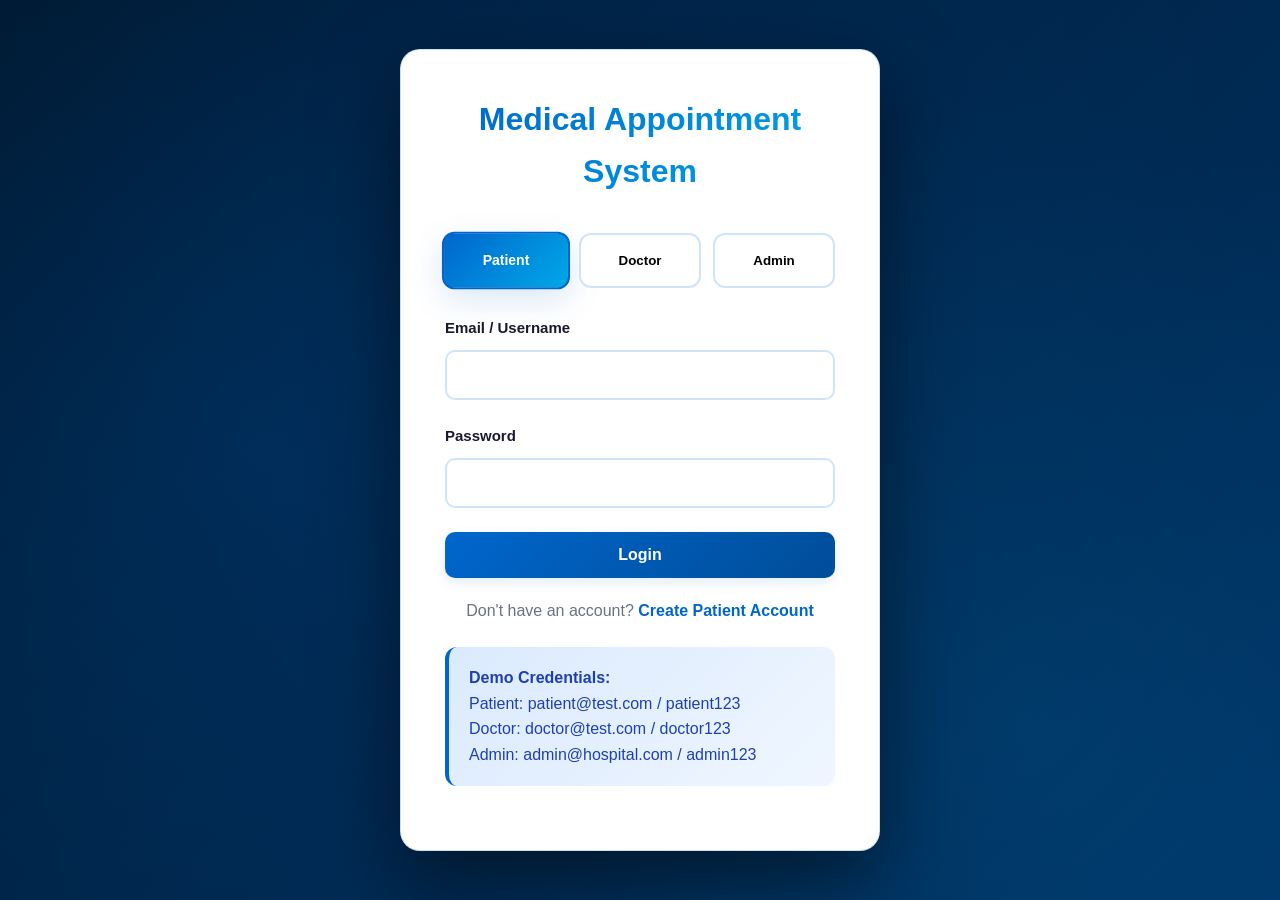
<file: index.html>
<!DOCTYPE html>
<html lang="en">
<head>
    <meta charset="UTF-8">
    <meta name="viewport" content="width=device-width, initial-scale=1.0">
    <title>Login - Medical Appointment System</title>
    <link rel="stylesheet" href="css/style.css">
</head>
<body>
    <div class="auth-container">
        <div class="auth-card">
            <h1 class="auth-title">Medical Appointment System</h1>

            <div class="user-type-selector">
                <button class="user-type-btn active" data-type="patient">Patient</button>
                <button class="user-type-btn" data-type="doctor">Doctor</button>
                <button class="user-type-btn" data-type="admin">Admin</button>
            </div>

            <form id="loginForm">
                <div class="form-group">
                    <label class="form-label" for="email">Email / Username</label>
                    <input type="text" id="email" class="form-control" required>
                </div>

                <div class="form-group">
                    <label class="form-label" for="password">Password</label>
                    <input type="password" id="password" class="form-control" required>
                </div>

                <button type="submit" class="btn btn-primary btn-block">Login</button>

                <div class="auth-link" id="patientOptions">
                    <p>Don't have an account? <a href="pages/patient-registration.html">Create Patient Account</a></p>
                </div>
            </form>

            <div id="demoCredentials" class="alert alert-info mt-3">
                <strong>Demo Credentials:</strong><br>
                Patient: patient@test.com / patient123<br>
                Doctor: doctor@test.com / doctor123<br>
                Admin: admin@hospital.com / admin123
            </div>
        </div>
    </div>

    <script src="js/app.js"></script>
    <script>
        // Track which type of user is trying to log in (patient, doctor, or admin)
        // Default is patient since that's most common
        let selectedUserType = 'patient';

        // Handle clicking on the user type buttons (Patient/Doctor/Admin)
        document.querySelectorAll('.user-type-btn').forEach(btn => {
            btn.addEventListener('click', function() {
                // Remove active class from all buttons first
                document.querySelectorAll('.user-type-btn').forEach(b => b.classList.remove('active'));
                // Then add it to the clicked button
                this.classList.add('active');
                selectedUserType = this.dataset.type;

                // Show patient-specific options (registration link) only when patient is selected
                // Doctors and admins don't need to register themselves
                const patientOptions = document.getElementById('patientOptions');
                if (selectedUserType === 'patient') {
                    patientOptions.style.display = 'block';
                } else {
                    patientOptions.style.display = 'none';
                }
            });
        });

        // Handle the login form when user clicks "Login"
        document.getElementById('loginForm').addEventListener('submit', function(e) {
            e.preventDefault(); // Stop the form from actually submitting

            // Get what the user typed in, convert email to lowercase for consistency
            const email = document.getElementById('email').value.toLowerCase().trim();
            const password = document.getElementById('password').value;

            let user = null; // Will hold the found user if credentials match
            let userType = selectedUserType;

            // Search for the user in the appropriate list based on selected type
            // We check both email and name to make login more flexible
            // Password must match exactly though (in a real app, this would be hashed!)
            if (selectedUserType === 'patient') {
                user = mockData.patients.find(p =>
                    (p.email.toLowerCase() === email || p.name.toLowerCase() === email.toLowerCase()) && p.password === password
                );
            } else if (selectedUserType === 'doctor') {
                user = mockData.doctors.find(d =>
                    (d.email.toLowerCase() === email || d.name.toLowerCase() === email.toLowerCase()) && d.password === password
                );
            } else if (selectedUserType === 'admin') {
                user = mockData.admins.find(a =>
                    (a.email.toLowerCase() === email || a.name.toLowerCase() === email.toLowerCase()) && a.password === password
                );
            }

            // If we found a matching user, log them in!
            if (user) {
                // Save the user to session storage with their type
                utils.setCurrentUser({ ...user, type: userType });

                // Send them to the right dashboard based on their role
                if (userType === 'patient') {
                    window.location.href = 'pages/patient-dashboard.html';
                } else if (userType === 'doctor') {
                    window.location.href = 'pages/doctor-dashboard.html';
                } else if (userType === 'admin') {
                    window.location.href = 'pages/admin-dashboard.html';
                }
            } else {
                // No matching user found - show error message
                showToast('Invalid credentials. Please try again.', 'error');
            }
        });
    </script>
</body>
</html>
</file>
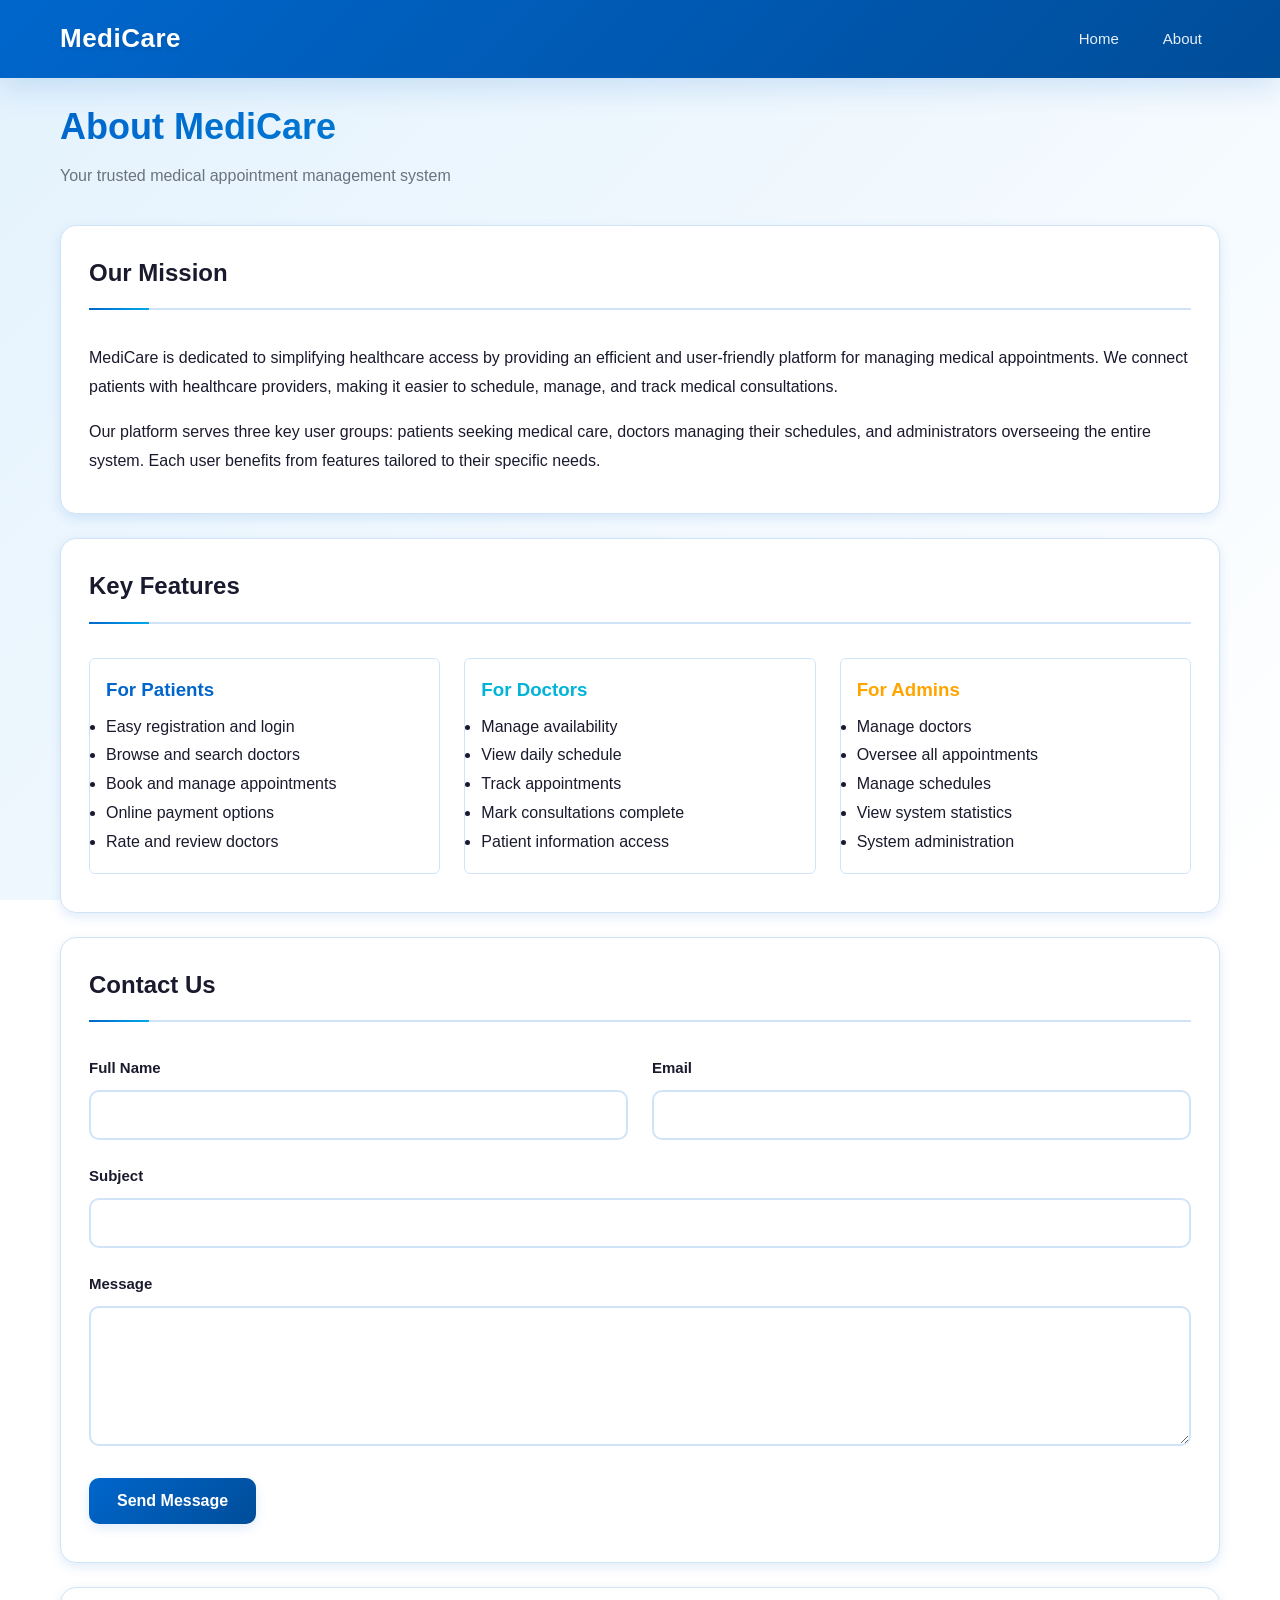
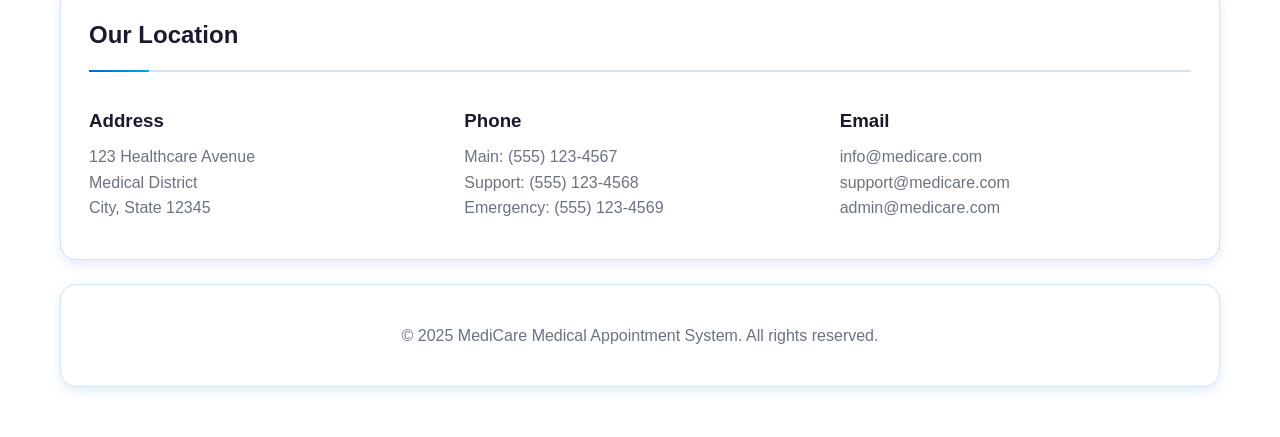
<file: pages/about.html>
<!DOCTYPE html>
<html lang="en">
<head>
    <meta charset="UTF-8">
    <meta name="viewport" content="width=device-width, initial-scale=1.0">
    <title>About & Contact - Medical Appointment System</title>
    <link rel="stylesheet" href="../css/style.css">
</head>
<body>
    <header class="header">
        <nav class="nav">
            <a href="../index.html" class="logo">MediCare</a>
            <ul class="nav-links">
                <li><a href="../index.html">Home</a></li>
                <li><a href="about.html">About</a></li>
            </ul>
        </nav>
    </header>

    <div class="container">
        <div class="dashboard-header">
            <h1 class="dashboard-title">About MediCare</h1>
            <p class="dashboard-subtitle">Your trusted medical appointment management system</p>
        </div>

        <div class="card">
            <div class="card-header">
                <h2 class="card-title">Our Mission</h2>
            </div>
            <div class="card-body">
                <p style="line-height: 1.8; color: var(--text-dark);">
                    MediCare is dedicated to simplifying healthcare access by providing an efficient and user-friendly
                    platform for managing medical appointments. We connect patients with healthcare providers, making
                    it easier to schedule, manage, and track medical consultations.
                </p>
                <p style="line-height: 1.8; color: var(--text-dark); margin-top: 16px;">
                    Our platform serves three key user groups: patients seeking medical care, doctors managing their
                    schedules, and administrators overseeing the entire system. Each user benefits from features
                    tailored to their specific needs.
                </p>
            </div>
        </div>

        <div class="card mt-3">
            <div class="card-header">
                <h2 class="card-title">Key Features</h2>
            </div>
            <div class="card-body">
                <div class="grid grid-3">
                    <div style="padding: 16px; border: 1px solid var(--border-color); border-radius: 6px;">
                        <h3 style="color: var(--primary-color); margin-bottom: 8px;">For Patients</h3>
                        <ul style="color: var(--text-dark); line-height: 1.8;">
                            <li>Easy registration and login</li>
                            <li>Browse and search doctors</li>
                            <li>Book and manage appointments</li>
                            <li>Online payment options</li>
                            <li>Rate and review doctors</li>
                        </ul>
                    </div>
                    <div style="padding: 16px; border: 1px solid var(--border-color); border-radius: 6px;">
                        <h3 style="color: var(--secondary-color); margin-bottom: 8px;">For Doctors</h3>
                        <ul style="color: var(--text-dark); line-height: 1.8;">
                            <li>Manage availability</li>
                            <li>View daily schedule</li>
                            <li>Track appointments</li>
                            <li>Mark consultations complete</li>
                            <li>Patient information access</li>
                        </ul>
                    </div>
                    <div style="padding: 16px; border: 1px solid var(--border-color); border-radius: 6px;">
                        <h3 style="color: var(--warning-color); margin-bottom: 8px;">For Admins</h3>
                        <ul style="color: var(--text-dark); line-height: 1.8;">
                            <li>Manage doctors</li>
                            <li>Oversee all appointments</li>
                            <li>Manage schedules</li>
                            <li>View system statistics</li>
                            <li>System administration</li>
                        </ul>
                    </div>
                </div>
            </div>
        </div>

        <div class="card mt-3">
            <div class="card-header">
                <h2 class="card-title">Contact Us</h2>
            </div>
            <div class="card-body">
                <form id="contactForm">
                    <div class="grid grid-2">
                        <div class="form-group">
                            <label class="form-label" for="name">Full Name</label>
                            <input type="text" id="name" class="form-control" required>
                        </div>

                        <div class="form-group">
                            <label class="form-label" for="email">Email</label>
                            <input type="email" id="email" class="form-control" required>
                        </div>
                    </div>

                    <div class="form-group">
                        <label class="form-label" for="subject">Subject</label>
                        <input type="text" id="subject" class="form-control" required>
                    </div>

                    <div class="form-group">
                        <label class="form-label" for="message">Message</label>
                        <textarea id="message" class="form-control" rows="6" required></textarea>
                    </div>

                    <button type="submit" class="btn btn-primary">Send Message</button>
                </form>
            </div>
        </div>

        <div class="card mt-3">
            <div class="card-header">
                <h2 class="card-title">Our Location</h2>
            </div>
            <div class="card-body">
                <div class="grid grid-3">
                    <div>
                        <h3 style="margin-bottom: 8px;">Address</h3>
                        <p style="color: var(--text-light);">
                            123 Healthcare Avenue<br>
                            Medical District<br>
                            City, State 12345
                        </p>
                    </div>
                    <div>
                        <h3 style="margin-bottom: 8px;">Phone</h3>
                        <p style="color: var(--text-light);">
                            Main: (555) 123-4567<br>
                            Support: (555) 123-4568<br>
                            Emergency: (555) 123-4569
                        </p>
                    </div>
                    <div>
                        <h3 style="margin-bottom: 8px;">Email</h3>
                        <p style="color: var(--text-light);">
                            info@medicare.com<br>
                            support@medicare.com<br>
                            admin@medicare.com
                        </p>
                    </div>
                </div>
            </div>
        </div>

        <div class="card mt-3">
            <div class="card-body text-center">
                <p style="color: var(--text-light);">
                    &copy; 2025 MediCare Medical Appointment System. All rights reserved.
                </p>
            </div>
        </div>
    </div>

    <script src="../js/app.js"></script>
    <script>
        document.getElementById('contactForm').addEventListener('submit', function(e) {
            e.preventDefault();
            showToast('Thank you for your message! We will get back to you soon.', 'success');
            this.reset();
        });
    </script>
</body>
</html>
</file>
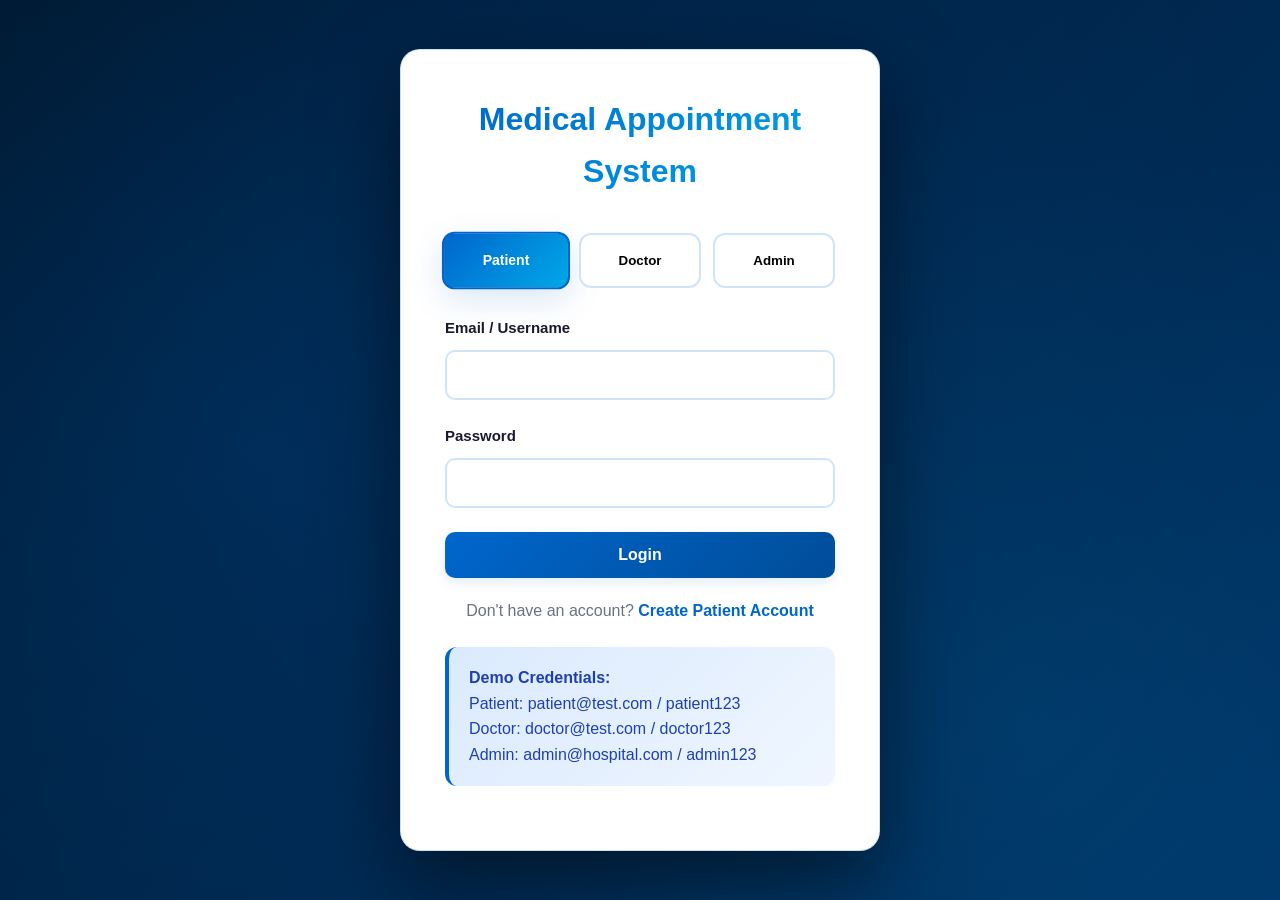
<file: pages/admin-all-appointments.html>
<!DOCTYPE html>
<html lang="en">
<head>
    <meta charset="UTF-8">
    <meta name="viewport" content="width=device-width, initial-scale=1.0">
    <title>All Appointments - Medical Appointment System</title>
    <link rel="stylesheet" href="../css/style.css">
</head>
<body>
    <header class="header">
        <nav class="nav">
            <a href="#" class="logo">MediCare Admin</a>
            <ul class="nav-links">
                <li><a href="admin-dashboard.html">Dashboard</a></li>
                <li><a href="manage-doctors.html">Manage Doctors</a></li>
                <li><a href="admin-all-appointments.html">All Appointments</a></li>
                <li><a href="manage-schedules.html">Manage Schedules</a></li>
                <li><a href="settings.html">Settings</a></li>
                <li><a href="#" id="logoutBtn">Logout</a></li>
            </ul>
        </nav>
    </header>

    <div class="container">
        <div class="dashboard-header">
            <h1 class="dashboard-title">All Appointments</h1>
            <p class="dashboard-subtitle">View and filter all appointments in the system</p>
        </div>

        <div class="card mb-3">
            <div class="card-body">
                <div class="grid grid-2 gap-2">
                    <div>
                        <select id="filterDoctor" class="form-select">
                            <option value="">All Doctors</option>
                        </select>
                    </div>
                    <div>
                        <select id="filterStatus" class="form-select">
                            <option value="">All Status</option>
                            <option value="booked">Booked</option>
                            <option value="done">Done</option>
                            <option value="cancelled">Cancelled</option>
                        </select>
                    </div>
                </div>
            </div>
        </div>

        <div class="card table-card">
            <table class="table">
                <thead>
                    <tr>
                        <th>Patient</th>
                        <th>Doctor</th>
                        <th>Date</th>
                        <th>Time</th>
                        <th>Status</th>
                        <th>Payment</th>
                    </tr>
                </thead>
                <tbody id="appointmentsTable">
                    <!-- Appointments will be loaded here -->
                </tbody>
            </table>
        </div>
    </div>

    <script src="../js/app.js"></script>
    <script>
        // Check authentication
        if (!utils.requireAuth('admin')) {
            window.location.href = '../index.html';
        }

        // Populate doctor filter
        const filterDoctor = document.getElementById('filterDoctor');
        mockData.doctors.forEach(doctor => {
            const option = document.createElement('option');
            option.value = doctor.id;
            option.textContent = doctor.name;
            filterDoctor.appendChild(option);
        });

        function displayAppointments(appointments) {
            const tbody = document.getElementById('appointmentsTable');
            tbody.innerHTML = '';

            if (appointments.length === 0) {
                tbody.innerHTML = '<tr><td colspan="6" class="text-center">No appointments found</td></tr>';
                return;
            }

            appointments.forEach(apt => {
                const doctor = utils.getDoctorById(apt.doctorId);
                const patient = utils.getPatientById(apt.patientId);

                let statusBadgeClass = 'badge-info';
                if (apt.status === 'done') statusBadgeClass = 'badge-success';
                else if (apt.status === 'cancelled') statusBadgeClass = 'badge-danger';

                const row = document.createElement('tr');
                row.innerHTML = `
                    <td>${patient.name}</td>
                    <td>${doctor.name}<br><small style="color: var(--text-light);">${doctor.specialty}</small></td>
                    <td>${utils.formatDate(apt.date)}</td>
                    <td>${apt.time}</td>
                    <td><span class="badge ${statusBadgeClass}">${apt.status}</span></td>
                    <td>${apt.paymentMethod === 'visa' ? 'Paid Online' : 'Cash'}</td>
                `;
                tbody.appendChild(row);
            });
        }

        function filterAppointments() {
            const doctorFilter = document.getElementById('filterDoctor').value;
            const statusFilter = document.getElementById('filterStatus').value;

            let filtered = mockData.appointments;

            if (doctorFilter) {
                filtered = filtered.filter(apt => apt.doctorId === parseInt(doctorFilter));
            }

            if (statusFilter) {
                filtered = filtered.filter(apt => apt.status === statusFilter);
            }

            // Sort by date
            filtered.sort((a, b) => new Date(b.date) - new Date(a.date) || b.time.localeCompare(a.time));

            displayAppointments(filtered);
        }

        // Event listeners
        document.getElementById('filterDoctor').addEventListener('change', filterAppointments);
        document.getElementById('filterStatus').addEventListener('change', filterAppointments);

        // Initial display
        filterAppointments();

        document.getElementById('logoutBtn').addEventListener('click', (e) => {
            e.preventDefault();
            utils.logout();
        });
    </script>
</body>
</html>
</file>
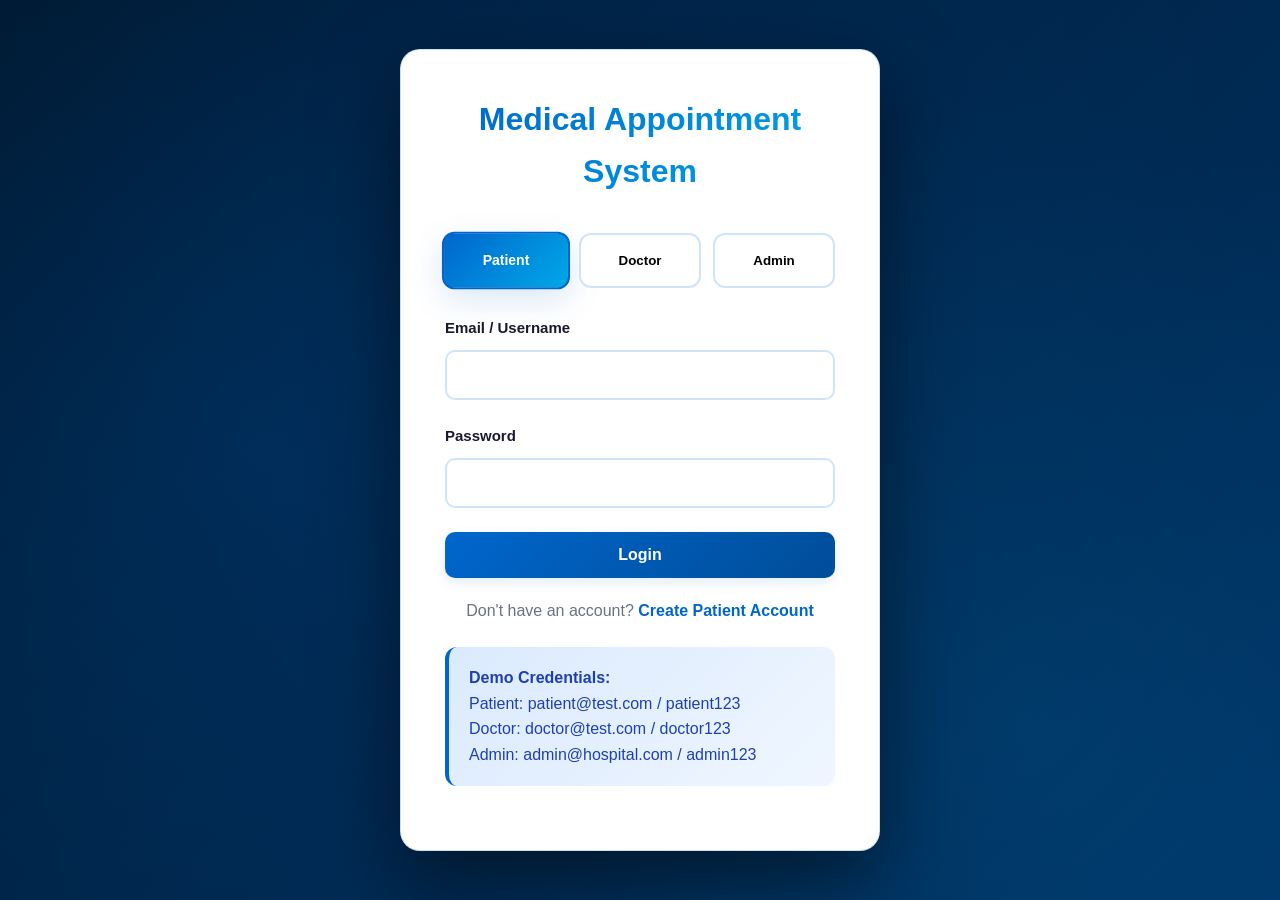
<file: pages/admin-dashboard.html>
<!DOCTYPE html>
<html lang="en">
<head>
    <meta charset="UTF-8">
    <meta name="viewport" content="width=device-width, initial-scale=1.0">
    <title>Admin Dashboard - Medical Appointment System</title>
    <link rel="stylesheet" href="../css/style.css">
</head>
<body>
    <header class="header">
        <nav class="nav">
            <a href="#" class="logo">MediCare Admin</a>
            <ul class="nav-links">
                <li><a href="admin-dashboard.html">Dashboard</a></li>
                <li><a href="manage-doctors.html">Manage Doctors</a></li>
                <li><a href="admin-all-appointments.html">All Appointments</a></li>
                <li><a href="manage-schedules.html">Manage Schedules</a></li>
                <li><a href="settings.html">Settings</a></li>
                <li><a href="#" id="logoutBtn">Logout</a></li>
            </ul>
        </nav>
    </header>

    <div class="container dashboard">
        <div class="dashboard-header">
            <h1 class="dashboard-title">Admin Dashboard</h1>
            <p class="dashboard-subtitle">System Overview and Management</p>
        </div>

        <div class="grid grid-4 mb-3">
            <div class="stats-card">
                <div class="stats-number" id="totalDoctors">0</div>
                <div class="stats-label">Total Doctors</div>
            </div>
            <div class="stats-card secondary">
                <div class="stats-number" id="totalPatients">0</div>
                <div class="stats-label">Total Patients</div>
            </div>
            <div class="stats-card warning">
                <div class="stats-number" id="totalAppointments">0</div>
                <div class="stats-label">Total Appointments</div>
            </div>
            <div class="stats-card danger">
                <div class="stats-number" id="todayAppointments">0</div>
                <div class="stats-label">Today's Appointments</div>
            </div>
        </div>

        <div class="grid grid-2">
            <div>
                <div class="card">
                    <div class="card-header">
                        <h2 class="card-title">Quick Actions</h2>
                    </div>
                    <div class="card-body">
                        <a href="add-doctor.html" class="btn btn-primary btn-block mb-2">Add New Doctor</a>
                        <a href="manage-doctors.html" class="btn btn-secondary btn-block mb-2">Manage Doctors</a>
                        <a href="admin-all-appointments.html" class="btn btn-outline btn-block mb-2">View All Appointments</a>
                        <a href="manage-schedules.html" class="btn btn-outline btn-block">Manage Schedules</a>
                    </div>
                </div>
            </div>

            <div>
                <div class="card">
                    <div class="card-header">
                        <h2 class="card-title">Recent Doctors</h2>
                    </div>
                    <div class="card-body" id="recentDoctors">
                        <!-- Recent doctors will be loaded here -->
                    </div>
                </div>
            </div>
        </div>

        <div class="card mt-3">
            <div class="card-header">
                <h2 class="card-title">Today's Appointments</h2>
            </div>
            <div class="card-body" id="todayAppointmentsList">
                <div class="empty-state">
                    <div class="empty-state-icon">📅</div>
                    <div class="empty-state-text">No appointments today</div>
                </div>
            </div>
        </div>
    </div>

    <script src="../js/app.js"></script>
    <script>
        // Check authentication
        if (!utils.requireAuth('admin')) {
            window.location.href = '../index.html';
        }

        // Load statistics
        const stats = utils.getStatistics();
        document.getElementById('totalDoctors').textContent = stats.totalDoctors;
        document.getElementById('totalPatients').textContent = stats.totalPatients;
        document.getElementById('totalAppointments').textContent = stats.totalAppointments;
        document.getElementById('todayAppointments').textContent = stats.todayAppointments;

        // Display recent doctors
        const recentDoctorsContainer = document.getElementById('recentDoctors');
        const recentDoctors = mockData.doctors.slice(-3).reverse();

        recentDoctors.forEach(doctor => {
            const doctorItem = document.createElement('div');
            doctorItem.style.padding = '12px 0';
            doctorItem.style.borderBottom = '1px solid var(--border-color)';
            doctorItem.innerHTML = `
                <div style="font-weight: 600;">${doctor.name}</div>
                <div style="color: var(--text-light); font-size: 14px;">${doctor.specialty}</div>
            `;
            recentDoctorsContainer.appendChild(doctorItem);
        });

        // Display today's appointments
        const today = new Date().toISOString().split('T')[0];
        const todayAppointments = mockData.appointments.filter(apt => apt.date === today)
            .sort((a, b) => a.time.localeCompare(b.time));

        const todayContainer = document.getElementById('todayAppointmentsList');

        if (todayAppointments.length > 0) {
            todayContainer.innerHTML = '';

            todayAppointments.forEach(apt => {
                const doctor = utils.getDoctorById(apt.doctorId);
                const patient = utils.getPatientById(apt.patientId);

                const appointmentCard = document.createElement('div');
                appointmentCard.className = 'appointment-card';

                let statusBadgeClass = 'badge-info';
                if (apt.status === 'done') statusBadgeClass = 'badge-success';
                else if (apt.status === 'cancelled') statusBadgeClass = 'badge-danger';

                appointmentCard.innerHTML = `
                    <div class="appointment-header">
                        <div class="appointment-title">${patient.name} → ${doctor.name}</div>
                        <span class="badge ${statusBadgeClass}">${apt.status}</span>
                    </div>
                    <div class="appointment-info">
                        <strong>Time:</strong> ${apt.time}<br>
                        <strong>Doctor:</strong> ${doctor.name} (${doctor.specialty})<br>
                        <strong>Patient Phone:</strong> ${patient.phone}
                    </div>
                `;
                todayContainer.appendChild(appointmentCard);
            });
        }

        document.getElementById('logoutBtn').addEventListener('click', (e) => {
            e.preventDefault();
            utils.logout();
        });
    </script>
</body>
</html>
</file>
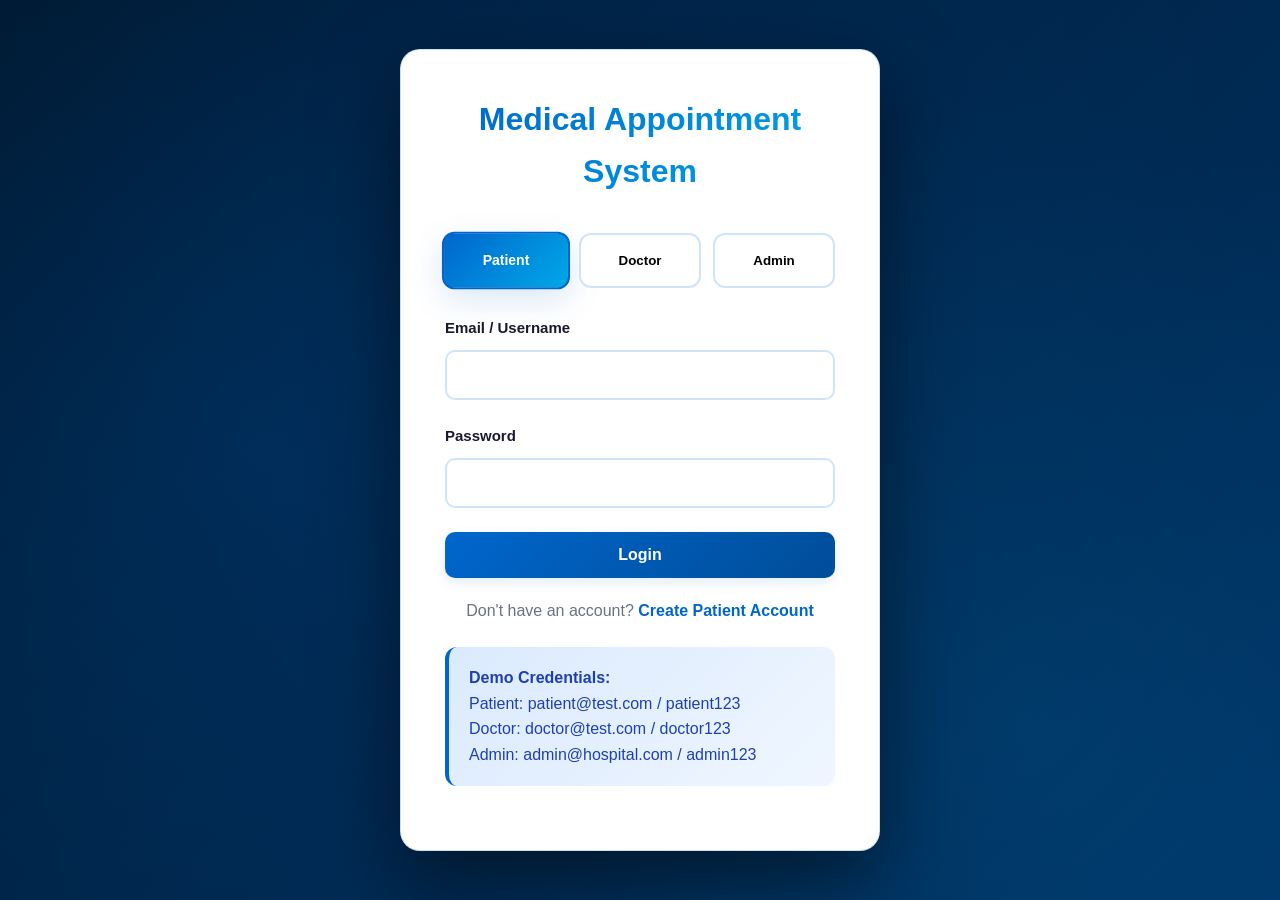
<file: pages/appointment-history.html>
<!DOCTYPE html>
<html lang="en">
<head>
    <meta charset="UTF-8">
    <meta name="viewport" content="width=device-width, initial-scale=1.0">
    <title>Appointment History - Medical Appointment System</title>
    <link rel="stylesheet" href="../css/style.css">
</head>
<body>
    <header class="header">
        <nav class="nav">
            <a href="#" class="logo">MediCare</a>
            <ul class="nav-links">
                <li><a href="patient-dashboard.html">Dashboard</a></li>
                <li><a href="doctor-list.html">Find Doctors</a></li>
                <li><a href="my-appointments.html">My Appointments</a></li>
                <li><a href="appointment-history.html">History</a></li>
                <li><a href="patient-profile.html">Profile</a></li>
                <li><a href="settings.html">Settings</a></li>
                <li><a href="#" id="logoutBtn">Logout</a></li>
            </ul>
        </nav>
    </header>

    <div class="container">
        <div class="dashboard-header">
            <h1 class="dashboard-title">Appointment History</h1>
            <p class="dashboard-subtitle">View your past appointments and rate doctors</p>
        </div>

        <div class="card">
            <div class="card-body" id="historyList">
                <div class="empty-state">
                    <div class="empty-state-icon">📋</div>
                    <div class="empty-state-text">No appointment history</div>
                </div>
            </div>
        </div>
    </div>

    <!-- Rating Modal -->
    <div id="ratingModal" class="modal">
        <div class="modal-content">
            <div class="modal-header">
                <h2 class="modal-title">Rate Doctor</h2>
                <button class="modal-close" onclick="closeRatingModal()">&times;</button>
            </div>
            <div style="text-align: center; padding: 20px;">
                <p id="doctorToRate" style="margin-bottom: 20px; font-size: 18px;"></p>
                <div class="star-rating" id="starRating">
                    <span class="star" data-rating="1">★</span>
                    <span class="star" data-rating="2">★</span>
                    <span class="star" data-rating="3">★</span>
                    <span class="star" data-rating="4">★</span>
                    <span class="star" data-rating="5">★</span>
                </div>
                <button class="btn btn-primary mt-3" onclick="submitRating()">Submit Rating</button>
            </div>
        </div>
    </div>

    <script src="../js/app.js"></script>
    <script>
        // Load data from localStorage first
        utils.loadData();

        // Check authentication
        if (!utils.requireAuth('patient')) {
            window.location.href = '../index.html';
        }

        const currentUser = utils.getCurrentUser();
        const appointments = utils.getPatientAppointments(currentUser.id);

        // Get today's date at midnight for accurate comparison
        const today = new Date();
        today.setHours(0, 0, 0, 0);

        const pastAppointments = appointments.filter(apt => {
            const appointmentDate = new Date(apt.date);
            appointmentDate.setHours(0, 0, 0, 0);
            return apt.status === 'done' || apt.status === 'cancelled' || appointmentDate < today;
        }).sort((a, b) => new Date(b.date) - new Date(a.date));

        const container = document.getElementById('historyList');

        let selectedAppointmentId = null;
        let selectedRating = 0;

        if (pastAppointments.length > 0) {
            container.innerHTML = '';

            pastAppointments.forEach(apt => {
                const doctor = utils.getDoctorById(apt.doctorId);
                const appointmentCard = document.createElement('div');
                appointmentCard.className = 'appointment-card';

                let statusBadgeClass = 'badge-success';
                if (apt.status === 'cancelled') statusBadgeClass = 'badge-danger';
                else if (apt.status === 'booked') statusBadgeClass = 'badge-warning';

                let ratingHTML = '';
                if (apt.status === 'done') {
                    if (apt.rating) {
                        ratingHTML = `<div style="margin-top: 8px;">Your Rating: ${'⭐'.repeat(apt.rating)}</div>`;
                    } else {
                        ratingHTML = `<button class="btn btn-secondary btn-sm mt-2" onclick="openRatingModal(${apt.id}, '${doctor.name}')">Rate Doctor</button>`;
                    }
                }

                appointmentCard.innerHTML = `
                    <div class="appointment-header">
                        <div class="appointment-title">${doctor.name}</div>
                        <span class="badge ${statusBadgeClass}">${apt.status}</span>
                    </div>
                    <div class="appointment-info">
                        <strong>Specialty:</strong> ${doctor.specialty}<br>
                        <strong>Date:</strong> ${utils.formatDate(apt.date)}<br>
                        <strong>Time:</strong> ${apt.time}
                    </div>
                    ${apt.notes ? `<p style="margin-top: 8px; color: var(--text-light);"><strong>Notes:</strong> ${apt.notes}</p>` : ''}
                    ${ratingHTML}
                `;
                container.appendChild(appointmentCard);
            });
        }

        function openRatingModal(appointmentId, doctorName) {
            selectedAppointmentId = appointmentId;
            selectedRating = 0;
            document.getElementById('doctorToRate').textContent = `How was your experience with ${doctorName}?`;
            document.querySelectorAll('.star').forEach(star => star.classList.remove('active'));
            document.getElementById('ratingModal').classList.add('active');
        }

        function closeRatingModal() {
            document.getElementById('ratingModal').classList.remove('active');
        }

        function submitRating() {
            if (selectedRating === 0) {
                showToast('Please select a rating', 'error');
                return;
            }

            if (utils.rateAppointment(selectedAppointmentId, selectedRating)) {
                showToast('Thank you for your rating!', 'success');
                closeRatingModal();
                setTimeout(() => {
                    location.reload();
                }, 1500);
            }
        }

        // Star rating interaction
        document.querySelectorAll('.star').forEach(star => {
            star.addEventListener('click', function() {
                selectedRating = parseInt(this.dataset.rating);
                document.querySelectorAll('.star').forEach(s => s.classList.remove('active'));
                for (let i = 0; i < selectedRating; i++) {
                    document.querySelectorAll('.star')[i].classList.add('active');
                }
            });

            star.addEventListener('mouseover', function() {
                const rating = parseInt(this.dataset.rating);
                document.querySelectorAll('.star').forEach((s, index) => {
                    if (index < rating) {
                        s.style.color = '#f59e0b';
                    } else {
                        s.style.color = '#d1d5db';
                    }
                });
            });
        });

        document.getElementById('starRating').addEventListener('mouseleave', function() {
            document.querySelectorAll('.star').forEach((s, index) => {
                if (index < selectedRating) {
                    s.style.color = '#f59e0b';
                } else {
                    s.style.color = '#d1d5db';
                }
            });
        });

        document.getElementById('logoutBtn').addEventListener('click', (e) => {
            e.preventDefault();
            utils.logout();
        });
    </script>
</body>
</html>
</file>
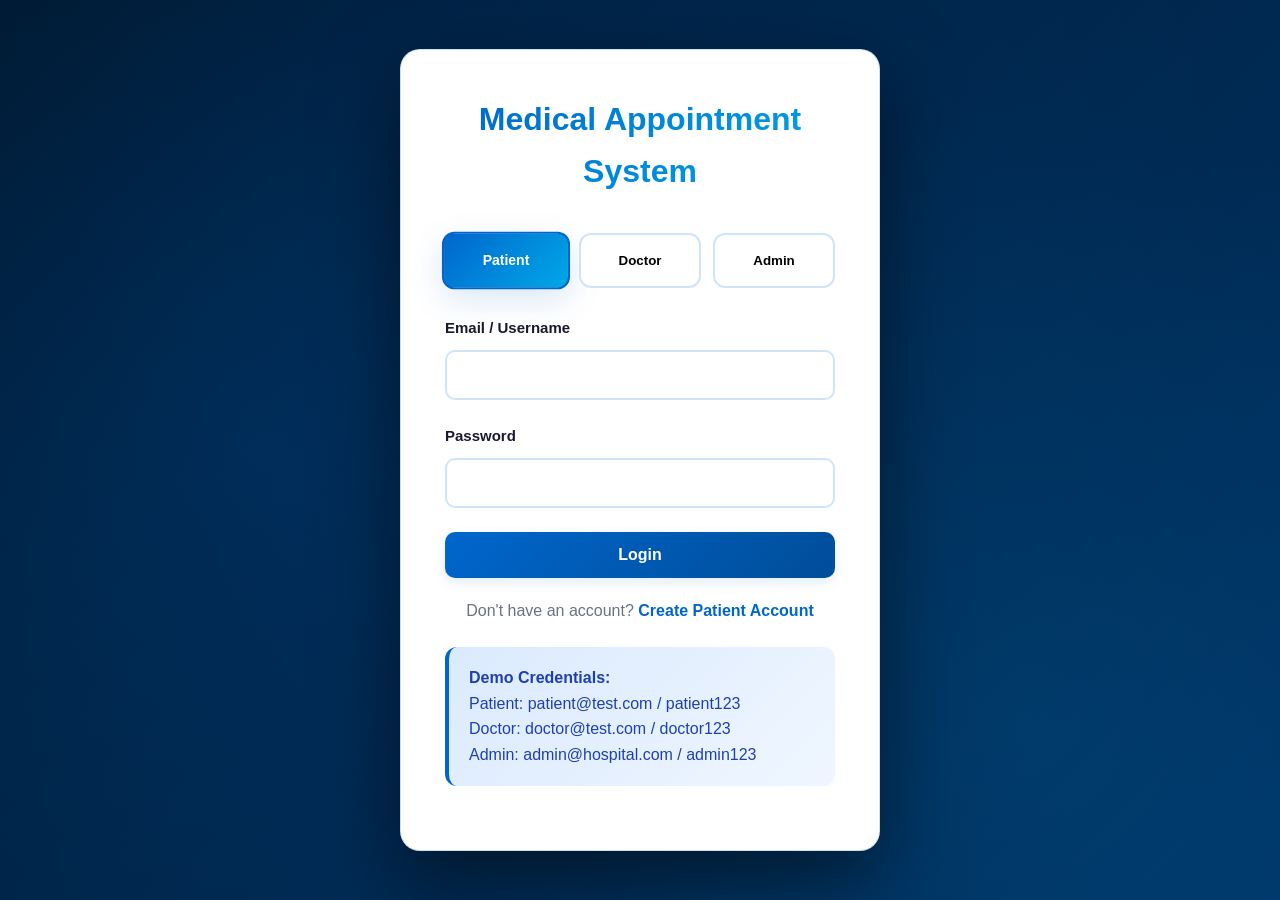
<file: pages/doctor-all-appointments.html>
<!DOCTYPE html>
<html lang="en">
<head>
    <meta charset="UTF-8">
    <meta name="viewport" content="width=device-width, initial-scale=1.0">
    <title>All Appointments - Medical Appointment System</title>
    <link rel="stylesheet" href="../css/style.css">
</head>
<body>
    <header class="header">
        <nav class="nav">
            <a href="#" class="logo">MediCare</a>
            <ul class="nav-links">
                <li><a href="doctor-dashboard.html">Dashboard</a></li>
                <li><a href="today-schedule.html">Today's Schedule</a></li>
                <li><a href="doctor-all-appointments.html">All Appointments</a></li>
                <li><a href="manage-availability.html">Manage Availability</a></li>
                <li><a href="settings.html">Settings</a></li>
                <li><a href="#" id="logoutBtn">Logout</a></li>
            </ul>
        </nav>
    </header>

    <div class="container">
        <div class="dashboard-header">
            <h1 class="dashboard-title">All Appointments</h1>
            <p class="dashboard-subtitle">View past and future appointments</p>
        </div>

        <div class="card mb-3">
            <div class="card-body">
                <div class="flex gap-2">
                    <button class="btn btn-primary btn-sm" onclick="filterAppointments('all')">All</button>
                    <button class="btn btn-outline btn-sm" onclick="filterAppointments('upcoming')">Upcoming</button>
                    <button class="btn btn-outline btn-sm" onclick="filterAppointments('past')">Past</button>
                    <button class="btn btn-outline btn-sm" onclick="filterAppointments('cancelled')">Cancelled</button>
                </div>
            </div>
        </div>

        <div class="card">
            <div class="card-body" id="appointmentsList">
                <div class="empty-state">
                    <div class="empty-state-icon">📋</div>
                    <div class="empty-state-text">No appointments found</div>
                </div>
            </div>
        </div>
    </div>

    <script src="../js/app.js"></script>
    <script>
        // Check authentication
        if (!utils.requireAuth('doctor')) {
            window.location.href = '../index.html';
        }

        const currentUser = utils.getCurrentUser();
        const allAppointments = utils.getDoctorAppointments(currentUser.id)
            .sort((a, b) => new Date(b.date) - new Date(a.date) || b.time.localeCompare(a.time));

        let currentFilter = 'all';

        function displayAppointments(appointments) {
            const container = document.getElementById('appointmentsList');

            if (appointments.length === 0) {
                container.innerHTML = `
                    <div class="empty-state">
                        <div class="empty-state-icon">📋</div>
                        <div class="empty-state-text">No appointments found</div>
                    </div>
                `;
                return;
            }

            container.innerHTML = '';

            appointments.forEach(apt => {
                const patient = utils.getPatientById(apt.patientId);
                const appointmentCard = document.createElement('div');
                appointmentCard.className = 'appointment-card';

                let statusBadgeClass = 'badge-info';
                if (apt.status === 'done') statusBadgeClass = 'badge-success';
                else if (apt.status === 'cancelled') statusBadgeClass = 'badge-danger';

                appointmentCard.innerHTML = `
                    <div class="appointment-header">
                        <div class="appointment-title">${patient.name}</div>
                        <span class="badge ${statusBadgeClass}">${apt.status}</span>
                    </div>
                    <div class="appointment-info">
                        <strong>Date:</strong> ${utils.formatDate(apt.date)}<br>
                        <strong>Time:</strong> ${apt.time}<br>
                        <strong>Phone:</strong> ${patient.phone}<br>
                        <strong>Payment:</strong> ${apt.paymentMethod === 'visa' ? 'Paid Online' : 'Pay on Visit'}
                    </div>
                    ${apt.notes ? `<p style="margin-top: 8px; color: var(--text-light);"><strong>Notes:</strong> ${apt.notes}</p>` : ''}
                `;
                container.appendChild(appointmentCard);
            });
        }

        function filterAppointments(filter) {
            currentFilter = filter;
            const today = new Date();
            today.setHours(0, 0, 0, 0);

            let filtered = allAppointments;

            if (filter === 'upcoming') {
                filtered = allAppointments.filter(apt =>
                    apt.status === 'booked' && new Date(apt.date) >= today
                );
            } else if (filter === 'past') {
                filtered = allAppointments.filter(apt =>
                    apt.status === 'done' || new Date(apt.date) < today
                );
            } else if (filter === 'cancelled') {
                filtered = allAppointments.filter(apt => apt.status === 'cancelled');
            }

            // Update button styles
            document.querySelectorAll('.card-body .btn').forEach(btn => {
                btn.className = 'btn btn-outline btn-sm';
            });
            event.target.className = 'btn btn-primary btn-sm';

            displayAppointments(filtered);
        }

        // Initial display
        displayAppointments(allAppointments);

        document.getElementById('logoutBtn').addEventListener('click', (e) => {
            e.preventDefault();
            utils.logout();
        });
    </script>
</body>
</html>
</file>
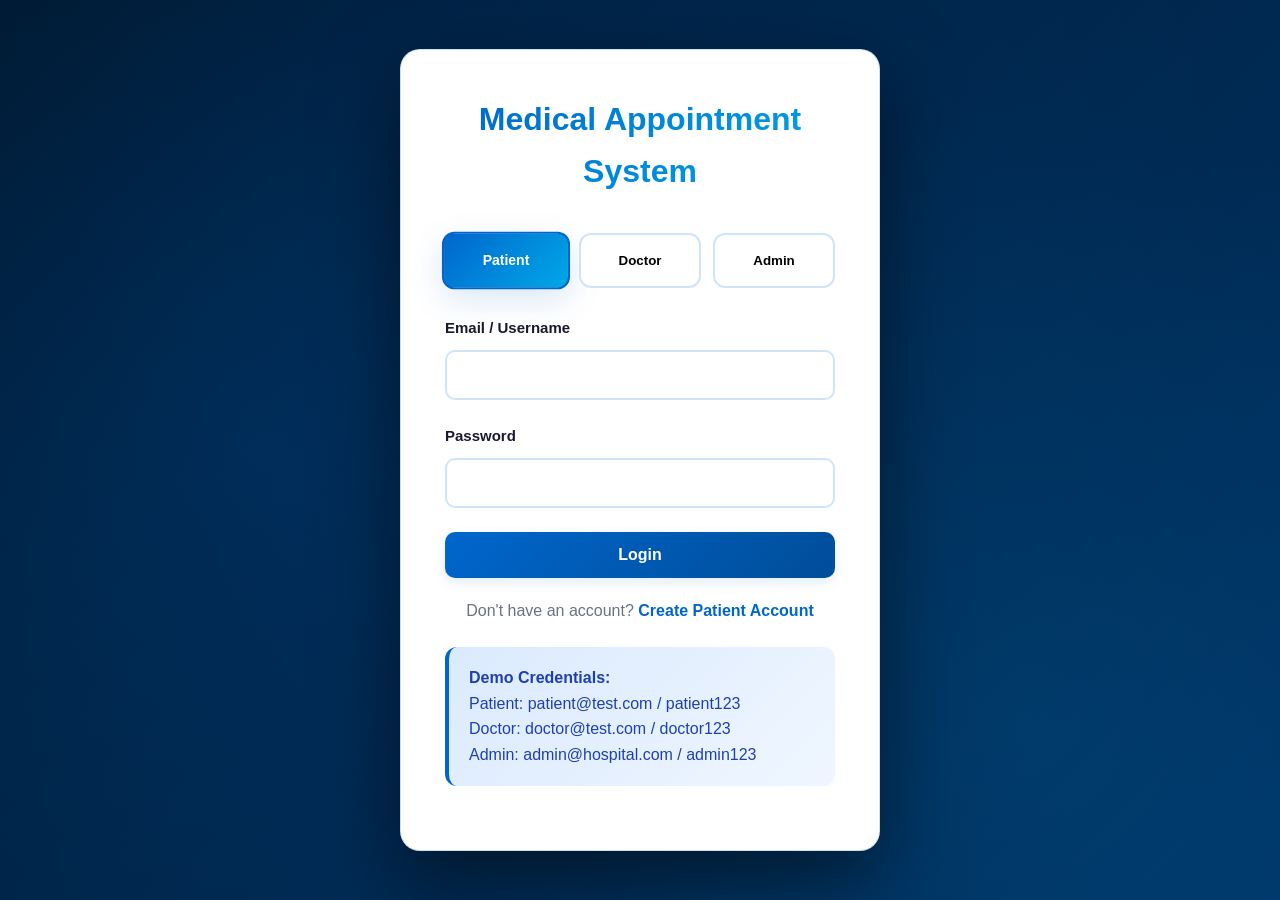
<file: pages/doctor-availability.html>
<!DOCTYPE html>
<html lang="en">
<head>
    <meta charset="UTF-8">
    <meta name="viewport" content="width=device-width, initial-scale=1.0">
    <title>Doctor Availability - Medical Appointment System</title>
    <link rel="stylesheet" href="../css/style.css">
</head>
<body>
    <header class="header">
        <nav class="nav">
            <a href="#" class="logo">MediCare</a>
            <ul class="nav-links">
                <li><a href="patient-dashboard.html">Dashboard</a></li>
                <li><a href="doctor-list.html">Find Doctors</a></li>
                <li><a href="my-appointments.html">My Appointments</a></li>
                <li><a href="appointment-history.html">History</a></li>
                <li><a href="patient-profile.html">Profile</a></li>
                <li><a href="settings.html">Settings</a></li>
                <li><a href="#" id="logoutBtn">Logout</a></li>
            </ul>
        </nav>
    </header>

    <div class="container">
        <a href="doctor-list.html" class="btn btn-outline mb-3">← Back to Doctors</a>

        <div class="card">
            <div class="card-body">
                <div class="flex" style="gap: 24px; align-items: start;">
                    <div class="doctor-avatar" id="doctorAvatar" style="font-size: 48px; width: 120px; height: 120px;"></div>
                    <div style="flex: 1;">
                        <h1 id="doctorName" style="margin-bottom: 8px;"></h1>
                        <p id="doctorSpecialty" style="color: var(--text-light); font-size: 18px; margin-bottom: 8px;"></p>
                        <div class="rating" id="doctorRating" style="font-size: 20px;"></div>
                        <p id="doctorBio" style="margin-top: 16px; color: var(--text-dark);"></p>
                        <p style="margin-top: 12px;"><strong>Phone:</strong> <span id="doctorPhone"></span></p>
                    </div>
                </div>
            </div>
        </div>

        <div class="card mt-3">
            <div class="card-header">
                <h2 class="card-title">Available Dates & Times</h2>
            </div>
            <div class="card-body" id="availabilityContainer">
                <div class="empty-state">
                    <div class="empty-state-icon">📅</div>
                    <div class="empty-state-text">No availability at the moment</div>
                </div>
            </div>
        </div>
    </div>

    <script src="../js/app.js"></script>
    <script>
        // Load data from localStorage first
        utils.loadData();

        // Check authentication
        if (!utils.requireAuth('patient')) {
            window.location.href = '../index.html';
        }

        const urlParams = new URLSearchParams(window.location.search);
        const doctorId = urlParams.get('id');

        if (!doctorId) {
            window.location.href = 'doctor-list.html';
        }

        const doctor = utils.getDoctorById(doctorId);

        if (!doctor) {
            window.location.href = 'doctor-list.html';
        }

        // Display doctor info
        const initials = doctor.name.split(' ').map(n => n[0]).join('');
        document.getElementById('doctorAvatar').textContent = initials;
        document.getElementById('doctorName').textContent = doctor.name;
        document.getElementById('doctorSpecialty').textContent = doctor.specialty;
        document.getElementById('doctorRating').textContent = `⭐ ${doctor.rating.toFixed(1)} Rating`;
        document.getElementById('doctorBio').textContent = doctor.bio || 'Experienced medical professional';
        document.getElementById('doctorPhone').textContent = doctor.phone;

        // Display availability - filter out past dates
        const availabilityContainer = document.getElementById('availabilityContainer');

        // Get today's date at midnight for accurate comparison
        const today = new Date();
        today.setHours(0, 0, 0, 0);

        // Filter availability to only show future dates
        const futureAvailability = doctor.availability.filter(dateSlot => {
            const slotDate = new Date(dateSlot.date);
            slotDate.setHours(0, 0, 0, 0);
            return slotDate >= today && dateSlot.slots.length > 0;
        });

        if (futureAvailability && futureAvailability.length > 0) {
            availabilityContainer.innerHTML = '';

            futureAvailability.forEach(dateSlot => {
                const dateCard = document.createElement('div');
                dateCard.style.marginBottom = '24px';

                dateCard.innerHTML = `
                    <h3 style="margin-bottom: 12px;">${utils.formatDate(dateSlot.date)}</h3>
                    <div class="time-slots" id="slots-${dateSlot.date}"></div>
                `;

                availabilityContainer.appendChild(dateCard);

                const slotsContainer = document.getElementById(`slots-${dateSlot.date}`);

                dateSlot.slots.forEach(time => {
                    // Check if slot is already booked
                    const isBooked = mockData.appointments.some(apt =>
                        apt.doctorId === doctor.id &&
                        apt.date === dateSlot.date &&
                        apt.time === time &&
                        apt.status !== 'cancelled'
                    );

                    const timeSlot = document.createElement('div');
                    timeSlot.className = `time-slot ${isBooked ? 'disabled' : ''}`;
                    timeSlot.textContent = time;

                    if (!isBooked) {
                        timeSlot.addEventListener('click', function() {
                            window.location.href = `book-appointment.html?doctorId=${doctor.id}&date=${dateSlot.date}&time=${time}`;
                        });
                    }

                    slotsContainer.appendChild(timeSlot);
                });
            });
        }

        document.getElementById('logoutBtn').addEventListener('click', (e) => {
            e.preventDefault();
            utils.logout();
        });
    </script>
</body>
</html>
</file>
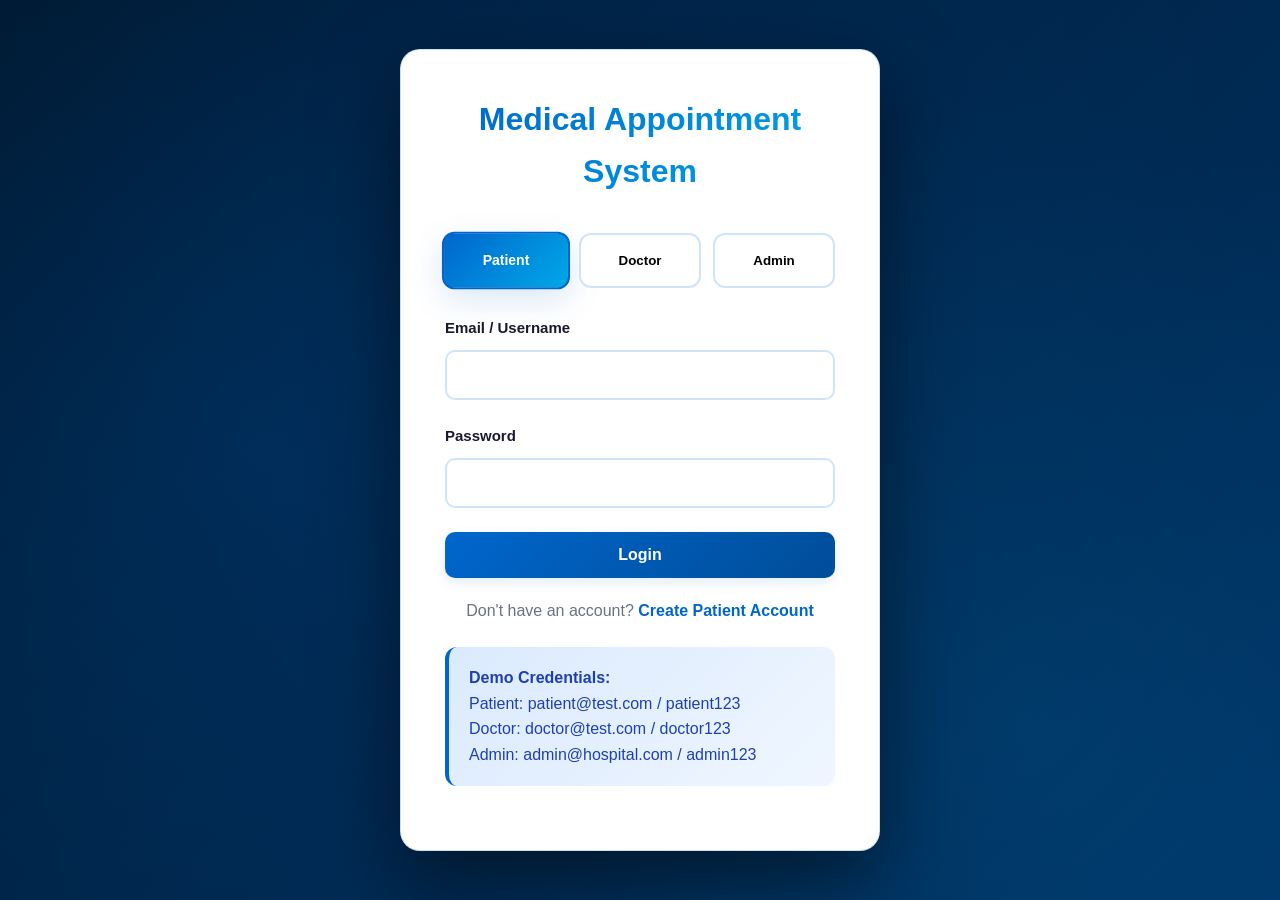
<file: pages/doctor-dashboard.html>
<!DOCTYPE html>
<html lang="en">
<head>
    <meta charset="UTF-8">
    <meta name="viewport" content="width=device-width, initial-scale=1.0">
    <title>Doctor Dashboard - Medical Appointment System</title>
    <link rel="stylesheet" href="../css/style.css">
</head>
<body>
    <header class="header">
        <nav class="nav">
            <a href="#" class="logo">MediCare</a>
            <ul class="nav-links">
                <li><a href="doctor-dashboard.html">Dashboard</a></li>
                <li><a href="today-schedule.html">Today's Schedule</a></li>
                <li><a href="doctor-all-appointments.html">All Appointments</a></li>
                <li><a href="manage-availability.html">Manage Availability</a></li>
                <li><a href="settings.html">Settings</a></li>
                <li><a href="#" id="logoutBtn">Logout</a></li>
            </ul>
        </nav>
    </header>

    <div class="container dashboard">
        <div class="dashboard-header">
            <h1 class="dashboard-title">Welcome, <span id="doctorName"></span></h1>
            <p class="dashboard-subtitle">Manage your appointments and schedule</p>
        </div>

        <div class="grid grid-3 mb-3">
            <div class="stats-card">
                <div class="stats-number" id="todayCount">0</div>
                <div class="stats-label">Today's Appointments</div>
            </div>
            <div class="stats-card secondary">
                <div class="stats-number" id="upcomingCount">0</div>
                <div class="stats-label">Upcoming Appointments</div>
            </div>
            <div class="stats-card warning">
                <div class="stats-number" id="completedCount">0</div>
                <div class="stats-label">Completed This Month</div>
            </div>
        </div>

        <div class="grid grid-2">
            <div>
                <div class="card">
                    <div class="card-header">
                        <h2 class="card-title">Today's Schedule</h2>
                    </div>
                    <div class="card-body" id="todayAppointments">
                        <div class="empty-state">
                            <div class="empty-state-icon">📅</div>
                            <div class="empty-state-text">No appointments today</div>
                        </div>
                    </div>
                    <div style="padding: 0 24px 24px;">
                        <a href="today-schedule.html" class="btn btn-primary btn-block">View Full Schedule</a>
                    </div>
                </div>
            </div>

            <div>
                <div class="card">
                    <div class="card-header">
                        <h2 class="card-title">Quick Actions</h2>
                    </div>
                    <div class="card-body">
                        <a href="today-schedule.html" class="btn btn-primary btn-block mb-2">View Today's Schedule</a>
                        <a href="manage-availability.html" class="btn btn-secondary btn-block mb-2">Manage Availability</a>
                        <a href="doctor-all-appointments.html" class="btn btn-outline btn-block">View All Appointments</a>
                    </div>
                </div>

                <div class="card mt-3">
                    <div class="card-header">
                        <h2 class="card-title">Notifications</h2>
                    </div>
                    <div class="card-body">
                        <div class="alert alert-info">
                            <strong>Welcome!</strong> You have <span id="notificationCount">0</span> appointments scheduled for today.
                        </div>
                    </div>
                </div>
            </div>
        </div>
    </div>

    <script src="../js/app.js"></script>
    <script>
        // Check authentication
        if (!utils.requireAuth('doctor')) {
            window.location.href = '../index.html';
        }

        const currentUser = utils.getCurrentUser();
        document.getElementById('doctorName').textContent = currentUser.name;

        // Load statistics
        const allAppointments = utils.getDoctorAppointments(currentUser.id);
        const todayAppointments = utils.getTodayAppointments(currentUser.id);
        const upcomingAppointments = allAppointments.filter(apt =>
            apt.status === 'booked' && new Date(apt.date) > new Date()
        );

        const currentMonth = new Date().getMonth();
        const completedThisMonth = allAppointments.filter(apt =>
            apt.status === 'done' && new Date(apt.date).getMonth() === currentMonth
        );

        document.getElementById('todayCount').textContent = todayAppointments.length;
        document.getElementById('upcomingCount').textContent = upcomingAppointments.length;
        document.getElementById('completedCount').textContent = completedThisMonth.length;
        document.getElementById('notificationCount').textContent = todayAppointments.length;

        // Display today's appointments
        const todayContainer = document.getElementById('todayAppointments');
        if (todayAppointments.length > 0) {
            todayContainer.innerHTML = '';
            todayAppointments.slice(0, 3).forEach(apt => {
                const patient = utils.getPatientById(apt.patientId);
                const appointmentCard = document.createElement('div');
                appointmentCard.className = 'appointment-card';
                appointmentCard.innerHTML = `
                    <div class="appointment-header">
                        <div class="appointment-title">${patient.name}</div>
                        <span class="badge badge-info">${apt.status}</span>
                    </div>
                    <div class="appointment-info">
                        <strong>Time:</strong> ${apt.time}<br>
                        <strong>Phone:</strong> ${patient.phone}
                    </div>
                `;
                todayContainer.appendChild(appointmentCard);
            });
        }

        document.getElementById('logoutBtn').addEventListener('click', (e) => {
            e.preventDefault();
            utils.logout();
        });
    </script>
</body>
</html>
</file>
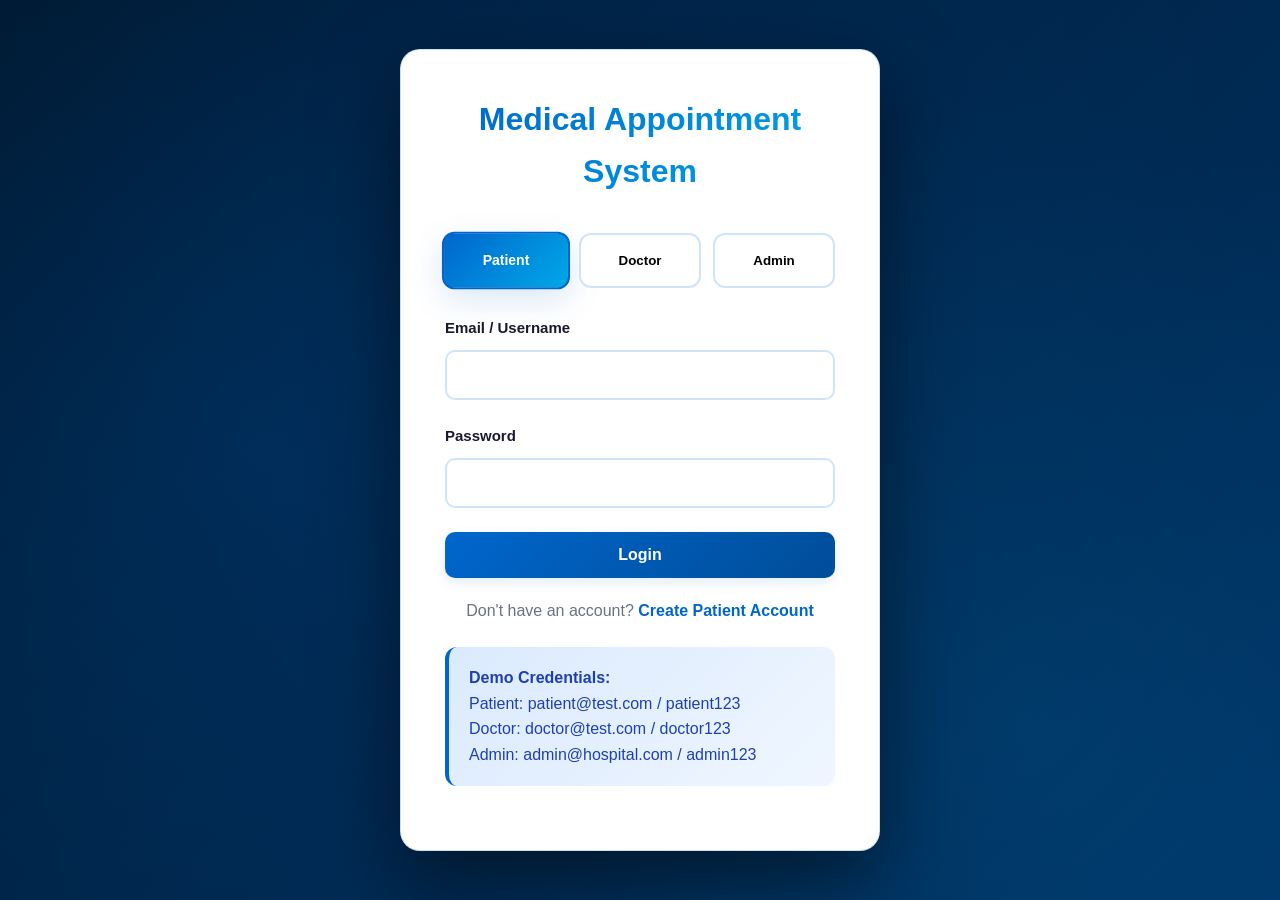
<file: pages/doctor-list.html>
<!DOCTYPE html>
<html lang="en">
<head>
    <meta charset="UTF-8">
    <meta name="viewport" content="width=device-width, initial-scale=1.0">
    <title>Find Doctors - Medical Appointment System</title>
    <link rel="stylesheet" href="../css/style.css">
</head>
<body>
    <header class="header">
        <nav class="nav">
            <a href="#" class="logo">MediCare</a>
            <ul class="nav-links">
                <li><a href="patient-dashboard.html">Dashboard</a></li>
                <li><a href="doctor-list.html">Find Doctors</a></li>
                <li><a href="my-appointments.html">My Appointments</a></li>
                <li><a href="appointment-history.html">History</a></li>
                <li><a href="patient-profile.html">Profile</a></li>
                <li><a href="settings.html">Settings</a></li>
                <li><a href="#" id="logoutBtn">Logout</a></li>
            </ul>
        </nav>
    </header>

    <div class="container">
        <div class="dashboard-header">
            <h1 class="dashboard-title">Find Doctors</h1>
            <p class="dashboard-subtitle">Search and book appointments with our specialists</p>
        </div>

        <div class="search-bar">
            <input type="text" id="searchName" class="search-input" placeholder="Search by doctor name...">
            <select id="searchSpecialty" class="form-select" style="width: auto;">
                <option value="">All Specialties</option>
                <option value="Cardiology">Cardiology</option>
                <option value="Dermatology">Dermatology</option>
                <option value="Pediatrics">Pediatrics</option>
                <option value="Orthopedics">Orthopedics</option>
                <option value="Neurology">Neurology</option>
            </select>
        </div>

        <div class="grid grid-3" id="doctorsList">
            <!-- Doctors will be loaded here -->
        </div>
    </div>

    <script src="../js/app.js"></script>
    <script>
        // Load data from localStorage first
        utils.loadData();

        // Check authentication
        if (!utils.requireAuth('patient')) {
            window.location.href = '../index.html';
        }

        let filteredDoctors = [...mockData.doctors];

        function displayDoctors() {
            const container = document.getElementById('doctorsList');
            container.innerHTML = '';

            if (filteredDoctors.length === 0) {
                container.innerHTML = `
                    <div class="empty-state" style="grid-column: 1 / -1;">
                        <div class="empty-state-icon">👨‍⚕️</div>
                        <div class="empty-state-text">No doctors found</div>
                    </div>
                `;
                return;
            }

            filteredDoctors.forEach(doctor => {
                const doctorCard = document.createElement('div');
                doctorCard.className = 'doctor-card';

                const initials = doctor.name.split(' ').map(n => n[0]).join('');

                doctorCard.innerHTML = `
                    <div class="doctor-avatar">${initials}</div>
                    <div class="doctor-name">${doctor.name}</div>
                    <div class="doctor-specialty">${doctor.specialty}</div>
                    <div class="rating">⭐ ${doctor.rating.toFixed(1)}</div>
                    <p style="color: var(--text-light); font-size: 14px; margin: 12px 0;">
                        ${doctor.bio ? doctor.bio.substring(0, 80) + '...' : 'Experienced medical professional'}
                    </p>
                    <a href="doctor-availability.html?id=${doctor.id}" class="btn btn-primary btn-block">
                        View Availability
                    </a>
                `;

                container.appendChild(doctorCard);
            });
        }

        function filterDoctors() {
            const searchName = document.getElementById('searchName').value.toLowerCase();
            const searchSpecialty = document.getElementById('searchSpecialty').value;

            filteredDoctors = mockData.doctors.filter(doctor => {
                const matchesName = doctor.name.toLowerCase().includes(searchName);
                const matchesSpecialty = !searchSpecialty || doctor.specialty === searchSpecialty;
                return matchesName && matchesSpecialty;
            });

            displayDoctors();
        }

        // Event listeners
        document.getElementById('searchName').addEventListener('input', filterDoctors);
        document.getElementById('searchSpecialty').addEventListener('change', filterDoctors);
        document.getElementById('logoutBtn').addEventListener('click', (e) => {
            e.preventDefault();
            utils.logout();
        });

        // Initial display
        displayDoctors();
    </script>
</body>
</html>
</file>
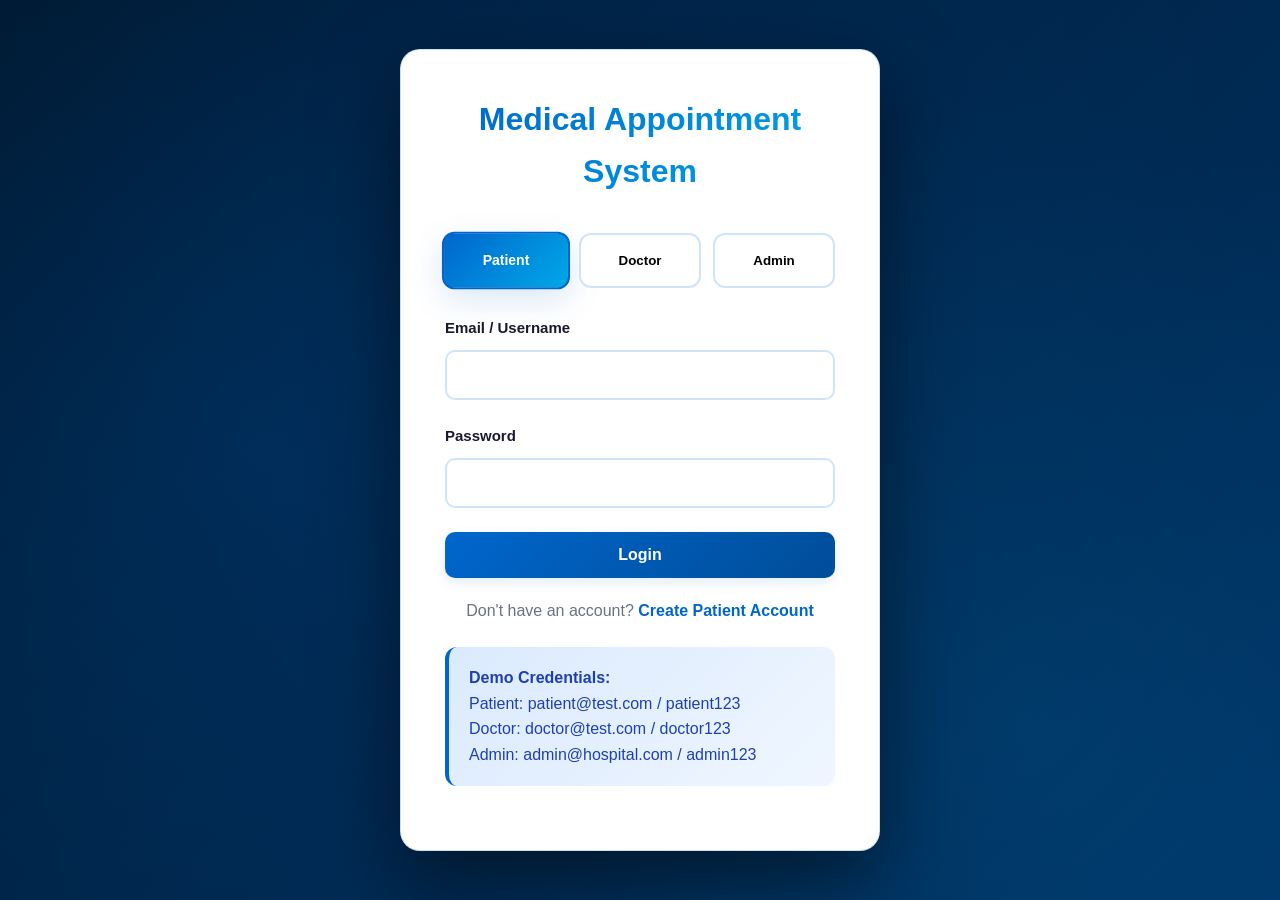
<file: pages/manage-availability.html>
<!DOCTYPE html>
<html lang="en">
<head>
    <meta charset="UTF-8">
    <meta name="viewport" content="width=device-width, initial-scale=1.0">
    <title>Manage Availability - Medical Appointment System</title>
    <link rel="stylesheet" href="../css/style.css">
</head>
<body>
    <header class="header">
        <nav class="nav">
            <a href="#" class="logo">MediCare</a>
            <ul class="nav-links">
                <li><a href="doctor-dashboard.html">Dashboard</a></li>
                <li><a href="today-schedule.html">Today's Schedule</a></li>
                <li><a href="doctor-all-appointments.html">All Appointments</a></li>
                <li><a href="manage-availability.html">Manage Availability</a></li>
                <li><a href="settings.html">Settings</a></li>
                <li><a href="#" id="logoutBtn">Logout</a></li>
            </ul>
        </nav>
    </header>

    <div class="container">
        <div class="dashboard-header">
            <h1 class="dashboard-title">Manage Availability</h1>
            <p class="dashboard-subtitle">Set your available dates and time slots</p>
        </div>

        <div class="grid grid-2">
            <div class="card">
                <div class="card-header">
                    <h2 class="card-title">Add Time Slot</h2>
                </div>
                <div class="card-body">
                    <form id="addSlotForm">
                        <div class="form-group">
                            <label class="form-label" for="slotDate">Date</label>
                            <input type="date" id="slotDate" class="form-control" required>
                        </div>

                        <div class="form-group">
                            <label class="form-label" for="slotTime">Time</label>
                            <select id="slotTime" class="form-select" required>
                                <option value="">Select time...</option>
                                <option value="09:00">09:00 AM</option>
                                <option value="10:00">10:00 AM</option>
                                <option value="11:00">11:00 AM</option>
                                <option value="12:00">12:00 PM</option>
                                <option value="13:00">01:00 PM</option>
                                <option value="14:00">02:00 PM</option>
                                <option value="15:00">03:00 PM</option>
                                <option value="16:00">04:00 PM</option>
                                <option value="17:00">05:00 PM</option>
                            </select>
                        </div>

                        <button type="submit" class="btn btn-primary btn-block">Add Slot</button>
                    </form>
                </div>
            </div>

            <div class="card">
                <div class="card-header">
                    <h2 class="card-title">Current Availability</h2>
                </div>
                <div class="card-body" id="availabilityList">
                    <div class="empty-state">
                        <div class="empty-state-icon">📅</div>
                        <div class="empty-state-text">No availability set</div>
                    </div>
                </div>
            </div>
        </div>
    </div>

    <script src="../js/app.js"></script>
    <script>
        // Load data from localStorage first
        utils.loadData();

        // Check authentication
        if (!utils.requireAuth('doctor')) {
            window.location.href = '../index.html';
        }

        const currentUser = utils.getCurrentUser();
        const doctor = utils.getDoctorById(currentUser.id);

        // Set minimum date to today
        document.getElementById('slotDate').min = new Date().toISOString().split('T')[0];

        function displayAvailability() {
            const container = document.getElementById('availabilityList');

            if (!doctor.availability || doctor.availability.length === 0) {
                container.innerHTML = `
                    <div class="empty-state">
                        <div class="empty-state-icon">📅</div>
                        <div class="empty-state-text">No availability set</div>
                    </div>
                `;
                return;
            }

            container.innerHTML = '';

            doctor.availability.sort((a, b) => new Date(a.date) - new Date(b.date))
                .forEach(dateSlot => {
                    const dateCard = document.createElement('div');
                    dateCard.style.marginBottom = '20px';
                    dateCard.style.padding = '16px';
                    dateCard.style.border = '1px solid var(--border-color)';
                    dateCard.style.borderRadius = '6px';

                    const slotsHTML = dateSlot.slots.map(time => {
                        // Check if slot is booked
                        const isBooked = mockData.appointments.some(apt =>
                            apt.doctorId === doctor.id &&
                            apt.date === dateSlot.date &&
                            apt.time === time &&
                            apt.status !== 'cancelled'
                        );

                        return `
                            <div class="time-slot ${isBooked ? 'disabled' : ''}" style="display: inline-block; margin: 4px;">
                                ${time}
                                ${!isBooked ? `<button onclick="removeSlot('${dateSlot.date}', '${time}')" style="margin-left: 8px; background: var(--danger-color); color: white; border: none; border-radius: 4px; padding: 2px 8px; cursor: pointer;">×</button>` : ''}
                                ${isBooked ? '<span style="color: var(--text-light); font-size: 12px;">(Booked)</span>' : ''}
                            </div>
                        `;
                    }).join('');

                    dateCard.innerHTML = `
                        <h3 style="margin-bottom: 12px;">${utils.formatDate(dateSlot.date)}</h3>
                        <div>${slotsHTML}</div>
                    `;

                    container.appendChild(dateCard);
                });
        }

        // Handle add slot form
        document.getElementById('addSlotForm').addEventListener('submit', function(e) {
            e.preventDefault();

            const date = document.getElementById('slotDate').value;
            const time = document.getElementById('slotTime').value;

            if (utils.addTimeSlot(doctor.id, date, time)) {
                showToast('Time slot added successfully!', 'success');
                document.getElementById('addSlotForm').reset();
                displayAvailability();
            } else {
                showToast('This time slot already exists!', 'error');
            }
        });

        function removeSlot(date, time) {
            showConfirmModal('Remove this time slot?', function() {
                if (utils.removeTimeSlot(doctor.id, date, time)) {
                    showToast('Time slot removed successfully!', 'success');
                    displayAvailability();
                }
            });
        }

        // Initial display
        displayAvailability();

        document.getElementById('logoutBtn').addEventListener('click', (e) => {
            e.preventDefault();
            utils.logout();
        });
    </script>
</body>
</html>
</file>
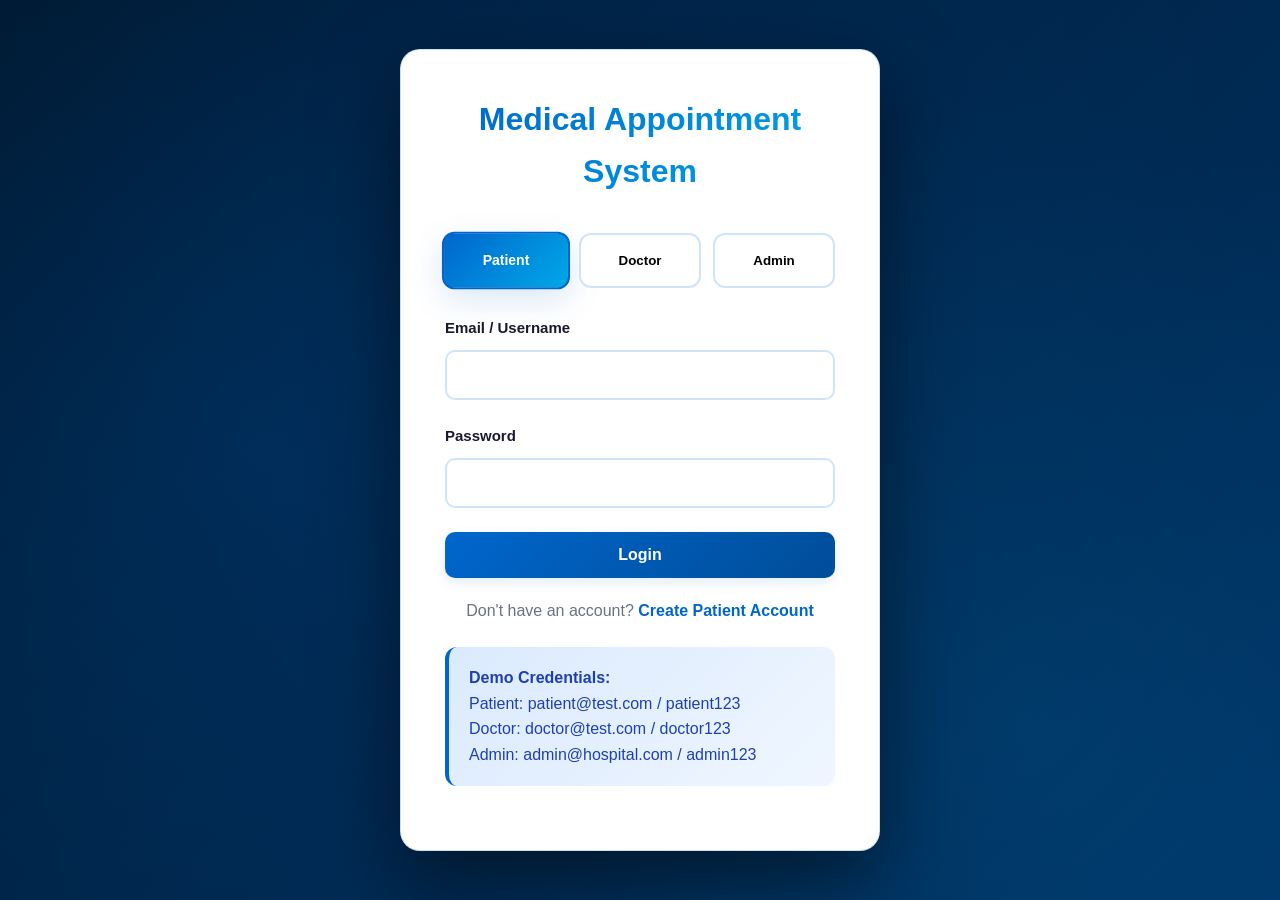
<file: pages/manage-doctors.html>
<!DOCTYPE html>
<html lang="en">
<head>
    <meta charset="UTF-8">
    <meta name="viewport" content="width=device-width, initial-scale=1.0">
    <title>Manage Doctors - Medical Appointment System</title>
    <link rel="stylesheet" href="../css/style.css">
</head>
<body>
    <header class="header">
        <nav class="nav">
            <a href="#" class="logo">MediCare Admin</a>
            <ul class="nav-links">
                <li><a href="admin-dashboard.html">Dashboard</a></li>
                <li><a href="manage-doctors.html">Manage Doctors</a></li>
                <li><a href="admin-all-appointments.html">All Appointments</a></li>
                <li><a href="manage-schedules.html">Manage Schedules</a></li>
                <li><a href="settings.html">Settings</a></li>
                <li><a href="#" id="logoutBtn">Logout</a></li>
            </ul>
        </nav>
    </header>

    <div class="container">
        <div class="dashboard-header">
            <h1 class="dashboard-title">Manage Doctors</h1>
            <p class="dashboard-subtitle">View, add, edit, and remove doctors</p>
        </div>

        <div class="card mb-3">
            <div class="card-body flex-between">
                <input type="text" id="searchDoctor" class="form-control" placeholder="Search doctors..." style="max-width: 400px;">
                <a href="add-doctor.html" class="btn btn-primary">Add New Doctor</a>
            </div>
        </div>

        <div class="card table-card">
            <table class="table">
                <thead>
                    <tr>
                        <th style="width: 18%;">Name</th>
                        <th style="width: 22%;">Email</th>
                        <th style="width: 15%;">Specialty</th>
                        <th style="width: 15%;">Phone</th>
                        <th style="width: 10%;">Rating</th>
                        <th style="width: 20%;">Actions</th>
                    </tr>
                </thead>
                <tbody id="doctorsTable">
                    <!-- Doctors will be loaded here -->
                </tbody>
            </table>
        </div>
    </div>

    <script src="../js/app.js"></script>
    <script>
        // Load data from localStorage first
        utils.loadData();

        // Check authentication
        if (!utils.requireAuth('admin')) {
            window.location.href = '../index.html';
        }

        function displayDoctors(doctors) {
            const tbody = document.getElementById('doctorsTable');
            tbody.innerHTML = '';

            if (doctors.length === 0) {
                tbody.innerHTML = '<tr><td colspan="6" class="text-center">No doctors found</td></tr>';
                return;
            }

            doctors.forEach(doctor => {
                const row = document.createElement('tr');
                row.innerHTML = `
                    <td title="${doctor.name}">${doctor.name}</td>
                    <td title="${doctor.email}" style="overflow: hidden; text-overflow: ellipsis;">${doctor.email}</td>
                    <td>${doctor.specialty}</td>
                    <td>${doctor.phone}</td>
                    <td>⭐ ${doctor.rating.toFixed(1)}</td>
                    <td class="actions-cell">
                        <div class="btn-group">
                            <a href="edit-doctor.html?id=${doctor.id}" class="btn btn-secondary btn-sm">Edit</a>
                            <button onclick="deleteDoctor(${doctor.id})" class="btn btn-danger btn-sm">Delete</button>
                        </div>
                    </td>
                `;
                tbody.appendChild(row);
            });
        }

        function deleteDoctor(doctorId) {
            const doctor = utils.getDoctorById(doctorId);
            showConfirmModal(`Are you sure you want to delete ${doctor.name}?`, function() {
                if (utils.deleteDoctor(doctorId)) {
                    showToast('Doctor deleted successfully!', 'success');
                    displayDoctors(mockData.doctors);
                }
            });
        }

        // Search functionality
        document.getElementById('searchDoctor').addEventListener('input', function(e) {
            const searchTerm = e.target.value.toLowerCase();
            const filtered = mockData.doctors.filter(doc =>
                doc.name.toLowerCase().includes(searchTerm) ||
                doc.specialty.toLowerCase().includes(searchTerm) ||
                doc.email.toLowerCase().includes(searchTerm)
            );
            displayDoctors(filtered);
        });

        // Initial display
        displayDoctors(mockData.doctors);

        document.getElementById('logoutBtn').addEventListener('click', (e) => {
            e.preventDefault();
            utils.logout();
        });
    </script>
</body>
</html>
</file>
<file: css/style.css>
* {
    margin: 0;
    padding: 0;
    box-sizing: border-box;
}
:root {
    --primary-color: #0066cc;
    --primary-dark: #004d99;
    --primary-light: #3385d6;
    --accent-blue: #00a8e8;
    --secondary-color: #00b4d8;
    --success-color: #06d6a0;
    --danger-color: #ef476f;
    --warning-color: #ffa500;
    --text-dark: #1a1a2e;
    --text-medium: #4a4a68;
    --text-light: #6b7280;
    --bg-light: #f0f7ff;
    --bg-white: #ffffff;
    --bg-gradient-start: #e3f2fd;
    --bg-gradient-end: #ffffff;
    --border-color: #d1e4f7;
    --shadow-sm: 0 2px 4px rgba(0, 102, 204, 0.08);
    --shadow: 0 4px 12px rgba(0, 102, 204, 0.12);
    --shadow-lg: 0 10px 30px rgba(0, 102, 204, 0.15);
    --shadow-xl: 0 20px 40px rgba(0, 102, 204, 0.18);
}
html {
    scroll-behavior: smooth;
}
body {
    font-family: 'Segoe UI', 'Arial', sans-serif;
    background: linear-gradient(135deg, var(--bg-gradient-start) 0%, var(--bg-gradient-end) 100%);
    background-attachment: fixed;
    color: var(--text-dark);
    line-height: 1.6;
    transition: background 0.5s ease;
}
@keyframes fadeIn {
    from {
        opacity: 0;
        transform: translateY(20px);
    }
    to {
        opacity: 1;
        transform: translateY(0);
    }
}
body > * {
    animation: fadeIn 0.6s ease-out;
}
.container {
    max-width: 1200px;
    margin: 0 auto;
    padding: 20px;
    animation: slideInUp 0.5s ease-out;
}
.container-small {
    max-width: 600px;
    margin: 0 auto;
    padding: 20px;
    animation: slideInUp 0.5s ease-out;
}
@keyframes slideInUp {
    from {
        opacity: 0;
        transform: translateY(30px);
    }
    to {
        opacity: 1;
        transform: translateY(0);
    }
}
.header {
    background: linear-gradient(135deg, var(--primary-color) 0%, var(--primary-dark) 100%);
    box-shadow: var(--shadow-lg);
    padding: 18px 0;
    position: sticky;
    top: 0;
    z-index: 100;
    backdrop-filter: blur(10px);
    transition: all 0.4s cubic-bezier(0.4, 0, 0.2, 1);
}
.header:hover {
    box-shadow: var(--shadow-xl);
}
.nav {
    display: flex;
    justify-content: space-between;
    align-items: center;
    max-width: 1200px;
    margin: 0 auto;
    padding: 0 20px;
}
.logo {
    font-size: 26px;
    font-weight: 700;
    color: var(--bg-white);
    text-decoration: none;
    transition: all 0.3s ease;
    text-shadow: 0 2px 4px rgba(0, 0, 0, 0.1);
    letter-spacing: 0.5px;
}
.logo:hover {
    transform: scale(1.05);
    text-shadow: 0 4px 8px rgba(0, 0, 0, 0.2);
}
.nav-links {
    display: flex;
    gap: 8px;
    list-style: none;
    align-items: center;
}
.nav-links a {
    text-decoration: none;
    color: rgba(255, 255, 255, 0.9);
    font-weight: 500;
    padding: 10px 18px;
    border-radius: 8px;
    transition: all 0.3s cubic-bezier(0.4, 0, 0.2, 1);
    position: relative;
    overflow: hidden;
    font-size: 15px;
}
.nav-links a:hover {
    background: rgba(255, 255, 255, 0.15);
    color: var(--bg-white);
    transform: translateY(-2px);
}
.card {
    background: var(--bg-white);
    border-radius: 16px;
    padding: 28px;
    box-shadow: var(--shadow);
    margin-bottom: 24px;
    transition: all 0.4s cubic-bezier(0.4, 0, 0.2, 1);
    border: 1px solid var(--border-color);
    position: relative;
    overflow: hidden;
    animation: cardFadeIn 0.5s ease-out;
}
@keyframes cardFadeIn {
    from {
        opacity: 0;
        transform: scale(0.95);
    }
    to {
        opacity: 1;
        transform: scale(1);
    }
}
.card::before {
    content: '';
    position: absolute;
    top: 0;
    left: 0;
    width: 4px;
    height: 100%;
    background: linear-gradient(180deg, var(--primary-color), var(--accent-blue));
    transform: scaleY(0);
    transition: transform 0.4s ease;
}
.card:hover::before {
    transform: scaleY(1);
}
.card:hover {
    box-shadow: var(--shadow-lg);
    transform: translateY(-4px);
}
.card-header {
    border-bottom: 2px solid var(--border-color);
    padding-bottom: 16px;
    margin-bottom: 24px;
    position: relative;
}
.card-header::after {
    content: '';
    position: absolute;
    bottom: -2px;
    left: 0;
    width: 60px;
    height: 2px;
    background: linear-gradient(90deg, var(--primary-color), var(--accent-blue));
    transition: width 0.4s ease;
}
.card:hover .card-header::after {
    width: 120px;
}
.card-title {
    font-size: 24px;
    font-weight: 700;
    color: var(--text-dark);
    transition: color 0.3s ease;
}
.card-body {
    padding: 10px 0;
}
.form-group {
    margin-bottom: 24px;
    animation: fadeInUp 0.5s ease-out backwards;
}
.form-group:nth-child(1) { animation-delay: 0.1s; }
.form-group:nth-child(2) { animation-delay: 0.2s; }
.form-group:nth-child(3) { animation-delay: 0.3s; }
.form-group:nth-child(4) { animation-delay: 0.4s; }
.form-group:nth-child(5) { animation-delay: 0.5s; }
@keyframes fadeInUp {
    from {
        opacity: 0;
        transform: translateY(20px);
    }
    to {
        opacity: 1;
        transform: translateY(0);
    }
}
.form-label {
    display: block;
    margin-bottom: 10px;
    font-weight: 600;
    color: var(--text-dark);
    transition: color 0.3s ease;
    font-size: 15px;
}
.form-hint {
    display: block;
    margin-top: 6px;
    font-size: 12px;
    color: var(--text-light);
}
.form-control {
    width: 100%;
    padding: 14px 16px;
    border: 2px solid var(--border-color);
    border-radius: 10px;
    font-size: 16px;
    transition: all 0.3s cubic-bezier(0.4, 0, 0.2, 1);
    background: var(--bg-white);
    color: var(--text-dark);
}
.form-control:focus {
    outline: none;
    border-color: var(--primary-color);
    box-shadow: 0 0 0 4px rgba(0, 102, 204, 0.15);
    transform: none;
}
.form-select {
    width: 100%;
    padding: 14px 16px;
    border: 2px solid var(--border-color);
    border-radius: 10px;
    font-size: 16px;
    background-color: var(--bg-white);
    cursor: pointer;
    transition: all 0.3s cubic-bezier(0.4, 0, 0.2, 1);
}
.form-select:focus {
    outline: none;
    border-color: var(--primary-color);
    box-shadow: 0 0 0 4px rgba(0, 102, 204, 0.15);
}
.form-radio-group {
    display: flex;
    gap: 20px;
    flex-wrap: wrap;
}
.form-radio-label {
    display: flex;
    align-items: center;
    gap: 10px;
    cursor: pointer;
    padding: 10px 16px;
    border-radius: 8px;
    transition: all 0.3s ease;
}
.form-radio-label:hover {
    background: var(--bg-light);
}
.btn {
    padding: 14px 28px;
    border: none;
    border-radius: 10px;
    font-size: 16px;
    font-weight: 600;
    cursor: pointer;
    transition: all 0.3s cubic-bezier(0.4, 0, 0.2, 1);
    text-decoration: none;
    display: inline-block;
    text-align: center;
    position: relative;
    overflow: hidden;
    z-index: 1;
}
.btn::before {
    content: '';
    position: absolute;
    top: 50%;
    left: 50%;
    width: 0;
    height: 0;
    border-radius: 50%;
    background: rgba(255, 255, 255, 0.2);
    transform: translate(-50%, -50%);
    transition: width 0.6s ease, height 0.6s ease;
    z-index: -1;
}
.btn:hover::before {
    width: 300px;
    height: 300px;
}
.btn-primary {
    background: linear-gradient(135deg, var(--primary-color) 0%, var(--primary-dark) 100%);
    color: white;
    box-shadow: var(--shadow);
}
.btn-primary:hover {
    background: linear-gradient(135deg, var(--primary-dark) 0%, var(--primary-color) 100%);
    box-shadow: var(--shadow-lg);
}
.btn-primary:active {
    transform: translateY(-1px);
    box-shadow: var(--shadow);
}
.btn-secondary {
    background: linear-gradient(135deg, var(--secondary-color) 0%, var(--accent-blue) 100%);
    color: white;
    box-shadow: var(--shadow);
}
.btn-secondary:hover {
    background: linear-gradient(135deg, var(--accent-blue) 0%, var(--secondary-color) 100%);
    box-shadow: var(--shadow-lg);
}
.btn-danger {
    background: linear-gradient(135deg, var(--danger-color) 0%, #d43f5f 100%);
    color: white;
    box-shadow: var(--shadow);
}
.btn-danger:hover {
    background: linear-gradient(135deg, #d43f5f 0%, var(--danger-color) 100%);
    box-shadow: var(--shadow-lg);
}
.btn-outline {
    background-color: transparent;
    border: 2px solid var(--primary-color);
    color: var(--primary-color);
    transition: all 0.3s cubic-bezier(0.4, 0, 0.2, 1);
}
.btn-outline:hover {
    background: linear-gradient(135deg, var(--primary-color) 0%, var(--primary-dark) 100%);
    color: white;
    box-shadow: var(--shadow-lg);
}
.btn-block {
    width: 100%;
}
.btn-sm {
    padding: 8px 16px;
    font-size: 13px;
}
.table {
    width: 100%;
    border-collapse: collapse;
    background: var(--bg-white);
    border-radius: 12px;
    overflow: hidden;
    box-shadow: var(--shadow);
    table-layout: fixed;
}
.table thead {
    background: linear-gradient(135deg, var(--primary-color) 0%, var(--primary-dark) 100%);
    color: white;
}
.table th,
.table td {
    padding: 16px;
    text-align: left;
    vertical-align: middle;
}
.table th {
    font-weight: 600;
    letter-spacing: 0.5px;
    text-transform: uppercase;
    font-size: 13px;
}
.table td {
    border-bottom: 1px solid var(--border-color);
    overflow: hidden;
    text-overflow: ellipsis;
    white-space: nowrap;
}
.table tbody tr {
    transition: background 0.3s ease;
}
.table tbody tr:hover {
    background: var(--bg-light);
}
.table td.actions-cell {
    white-space: nowrap;
    overflow: visible;
}
.table .btn-group {
    display: inline-flex;
    gap: 8px;
    flex-wrap: nowrap;
}
.card.table-card,
.card:has(> .table) {
    padding: 0;
    overflow: hidden;
}
.card.table-card::before,
.card:has(> .table)::before {
    display: none;
}
.card.table-card:hover,
.card:has(> .table):hover {
    transform: none;
}
.card.table-card > .table,
.card > .table {
    margin: 0;
    box-shadow: none;
    border-radius: 16px;
}
.grid {
    display: grid;
    gap: 24px;
}
.grid-2 {
    grid-template-columns: repeat(2, 1fr);
}
.grid-3 {
    grid-template-columns: repeat(3, 1fr);
}
.grid-4 {
    grid-template-columns: repeat(4, 1fr);
}
.stats-card {
    background: linear-gradient(135deg, var(--primary-color) 0%, var(--primary-dark) 100%);
    color: white;
    padding: 28px;
    border-radius: 16px;
    box-shadow: var(--shadow-lg);
    transition: all 0.4s cubic-bezier(0.4, 0, 0.2, 1);
    position: relative;
    overflow: hidden;
    animation: scaleIn 0.5s ease-out backwards;
}
@keyframes scaleIn {
    from {
        opacity: 0;
        transform: scale(0.9);
    }
    to {
        opacity: 1;
        transform: scale(1);
    }
}
.stats-card:nth-child(1) { animation-delay: 0.1s; }
.stats-card:nth-child(2) { animation-delay: 0.2s; }
.stats-card:nth-child(3) { animation-delay: 0.3s; }
.stats-card:nth-child(4) { animation-delay: 0.4s; }
.stats-card::before {
    content: '';
    position: absolute;
    top: -50%;
    right: -50%;
    width: 200%;
    height: 200%;
    background: radial-gradient(circle, rgba(255, 255, 255, 0.1) 0%, transparent 70%);
    transition: all 0.6s ease;
    transform: scale(0);
}
.stats-card:hover::before {
    transform: scale(1);
}
.stats-card:hover {
    transform: translateY(-8px) scale(1.02);
    box-shadow: var(--shadow-xl);
}
.stats-card.secondary {
    background: linear-gradient(135deg, var(--secondary-color) 0%, var(--accent-blue) 100%);
}
.stats-card.warning {
    background: linear-gradient(135deg, var(--warning-color) 0%, #ff8c00 100%);
}
.stats-card.danger {
    background: linear-gradient(135deg, var(--danger-color) 0%, #d43f5f 100%);
}
.stats-number {
    font-size: 42px;
    font-weight: 800;
    margin-bottom: 8px;
    transition: transform 0.3s ease;
    display: inline-block;
}
.stats-card:hover .stats-number {
    transform: scale(1.1);
}
.stats-label {
    font-size: 14px;
    opacity: 0.95;
    font-weight: 500;
    letter-spacing: 0.5px;
}
.badge {
    display: inline-block;
    padding: 6px 14px;
    border-radius: 20px;
    font-size: 12px;
    font-weight: 600;
    transition: all 0.3s ease;
    letter-spacing: 0.3px;
}
.badge:hover {
    transform: scale(1.05);
}
.badge-success {
    background: linear-gradient(135deg, #d1fae5 0%, #a7f3d0 100%);
    color: #065f46;
    border: 1px solid #6ee7b7;
}
.badge-warning {
    background: linear-gradient(135deg, #fef3c7 0%, #fde68a 100%);
    color: #92400e;
    border: 1px solid #fcd34d;
}
.badge-danger {
    background: linear-gradient(135deg, #fee2e2 0%, #fecaca 100%);
    color: #991b1b;
    border: 1px solid #fca5a5;
}
.badge-info {
    background: linear-gradient(135deg, #dbeafe 0%, #bfdbfe 100%);
    color: #1e40af;
    border: 1px solid #93c5fd;
}
.alert {
    padding: 18px 20px;
    border-radius: 12px;
    margin-bottom: 20px;
    animation: slideInRight 0.5s ease-out;
    border-left: 4px solid;
    transition: all 0.3s ease;
}
@keyframes slideInRight {
    from {
        opacity: 0;
        transform: translateX(-30px);
    }
    to {
        opacity: 1;
        transform: translateX(0);
    }
}
.alert:hover {
    transform: translateX(4px);
    box-shadow: var(--shadow);
}
.alert-success {
    background: linear-gradient(135deg, #d1fae5 0%, #ecfdf5 100%);
    color: #065f46;
    border-left-color: var(--success-color);
}
.alert-error {
    background: linear-gradient(135deg, #fee2e2 0%, #fef2f2 100%);
    color: #991b1b;
    border-left-color: var(--danger-color);
}
.alert-info {
    background: linear-gradient(135deg, #dbeafe 0%, #eff6ff 100%);
    color: #1e40af;
    border-left-color: var(--primary-color);
}
.doctor-card {
    background: var(--bg-white);
    border-radius: 16px;
    padding: 24px;
    box-shadow: var(--shadow);
    transition: all 0.4s cubic-bezier(0.4, 0, 0.2, 1);
    border: 2px solid var(--border-color);
    position: relative;
    overflow: hidden;
    animation: cardFadeIn 0.5s ease-out;
}
.doctor-card::before {
    content: '';
    position: absolute;
    top: 0;
    left: 0;
    width: 100%;
    height: 4px;
    background: linear-gradient(90deg, var(--primary-color), var(--accent-blue));
    transform: scaleX(0);
    transition: transform 0.4s ease;
}
.doctor-card:hover::before {
    transform: scaleX(1);
}
.doctor-card:hover {
    transform: translateY(-8px);
    box-shadow: var(--shadow-xl);
    border-color: var(--primary-color);
}
.doctor-avatar {
    width: 90px;
    height: 90px;
    border-radius: 50%;
    background: linear-gradient(135deg, var(--primary-color) 0%, var(--accent-blue) 100%);
    color: white;
    display: flex;
    align-items: center;
    justify-content: center;
    font-size: 36px;
    font-weight: 700;
    margin-bottom: 16px;
    transition: all 0.4s cubic-bezier(0.4, 0, 0.2, 1);
    box-shadow: var(--shadow);
}
.doctor-card:hover .doctor-avatar {
    transform: scale(1.1) rotate(5deg);
    box-shadow: var(--shadow-lg);
}
.doctor-name {
    font-size: 20px;
    font-weight: 700;
    margin-bottom: 6px;
    color: var(--text-dark);
    transition: color 0.3s ease;
}
.doctor-card:hover .doctor-name {
    color: var(--primary-color);
}
.doctor-specialty {
    color: var(--text-light);
    margin-bottom: 10px;
    font-weight: 500;
}
.rating {
    color: var(--warning-color);
    font-size: 18px;
    font-weight: 600;
}
.appointment-card {
    background: var(--bg-white);
    border-left: 5px solid var(--primary-color);
    padding: 20px;
    border-radius: 12px;
    margin-bottom: 16px;
    box-shadow: var(--shadow);
    transition: all 0.3s cubic-bezier(0.4, 0, 0.2, 1);
    animation: slideInLeft 0.5s ease-out;
}
@keyframes slideInLeft {
    from {
        opacity: 0;
        transform: translateX(-30px);
    }
    to {
        opacity: 1;
        transform: translateX(0);
    }
}
.appointment-card:hover {
    transform: translateX(8px);
    box-shadow: var(--shadow-lg);
    border-left-width: 8px;
}
.appointment-header {
    display: flex;
    justify-content: space-between;
    align-items: center;
    margin-bottom: 12px;
}
.appointment-title {
    font-size: 18px;
    font-weight: 700;
    color: var(--text-dark);
}
.appointment-info {
    color: var(--text-medium);
    font-size: 14px;
    line-height: 1.8;
}
.search-bar {
    display: flex;
    gap: 12px;
    margin-bottom: 24px;
}
.search-input {
    flex: 1;
    padding: 14px 18px;
    border: 2px solid var(--border-color);
    border-radius: 10px;
    font-size: 16px;
    transition: all 0.3s cubic-bezier(0.4, 0, 0.2, 1);
}
.search-input:focus {
    outline: none;
    border-color: var(--primary-color);
    box-shadow: 0 0 0 4px rgba(0, 102, 204, 0.15);
    transform: none;
}
.time-slots {
    display: grid;
    grid-template-columns: repeat(auto-fill, minmax(120px, 1fr));
    gap: 12px;
    margin-top: 12px;
}
.time-slot {
    padding: 14px;
    border: 2px solid var(--border-color);
    border-radius: 10px;
    text-align: center;
    cursor: pointer;
    transition: all 0.3s cubic-bezier(0.4, 0, 0.2, 1);
    background: var(--bg-white);
    font-weight: 600;
    position: relative;
    overflow: hidden;
}
.time-slot::before {
    content: '';
    position: absolute;
    top: 0;
    left: 0;
    width: 100%;
    height: 100%;
    background: linear-gradient(135deg, var(--primary-color), var(--accent-blue));
    opacity: 0;
    transition: opacity 0.3s ease;
    z-index: -1;
}
.time-slot:hover::before {
    opacity: 0.1;
}
.time-slot:hover {
    border-color: var(--primary-color);
    transform: scale(1.02);
    box-shadow: var(--shadow);
}
.time-slot.selected {
    background: linear-gradient(135deg, var(--primary-color) 0%, var(--accent-blue) 100%);
    color: white;
    border-color: var(--primary-color);
    transform: scale(1.05);
    box-shadow: var(--shadow-lg);
}
.time-slot.disabled {
    background-color: var(--bg-light);
    color: var(--text-light);
    cursor: not-allowed;
    opacity: 0.5;
    border-color: var(--border-color);
}
.time-slot.disabled:hover {
    transform: none;
    box-shadow: none;
}
.modal {
    display: none;
    position: fixed;
    top: 0;
    left: 0;
    width: 100%;
    height: 100%;
    background-color: rgba(0, 102, 204, 0.1);
    backdrop-filter: blur(4px);
    z-index: 1000;
    align-items: center;
    justify-content: center;
    animation: fadeIn 0.3s ease-out;
}
.modal.active {
    display: flex;
}
.modal-content {
    background: var(--bg-white);
    padding: 36px;
    border-radius: 16px;
    max-width: 500px;
    width: 90%;
    max-height: 90vh;
    overflow-y: auto;
    box-shadow: var(--shadow-xl);
    animation: modalSlideIn 0.4s cubic-bezier(0.4, 0, 0.2, 1);
}
@keyframes modalSlideIn {
    from {
        opacity: 0;
        transform: translateY(-50px) scale(0.9);
    }
    to {
        opacity: 1;
        transform: translateY(0) scale(1);
    }
}
.modal-header {
    display: flex;
    justify-content: space-between;
    align-items: center;
    margin-bottom: 24px;
}
.modal-title {
    font-size: 24px;
    font-weight: 700;
    color: var(--text-dark);
}
.modal-close {
    background: none;
    border: none;
    font-size: 32px;
    cursor: pointer;
    color: var(--text-light);
    transition: all 0.3s ease;
    width: 36px;
    height: 36px;
    display: flex;
    align-items: center;
    justify-content: center;
    border-radius: 8px;
}
.modal-close:hover {
    background: var(--bg-light);
    color: var(--danger-color);
    transform: rotate(90deg);
}
.text-center {
    text-align: center;
}
.text-right {
    text-align: right;
}
.mb-1 { margin-bottom: 8px; }
.mb-2 { margin-bottom: 16px; }
.mb-3 { margin-bottom: 24px; }
.mt-1 { margin-top: 8px; }
.mt-2 { margin-top: 16px; }
.mt-3 { margin-top: 24px; }
.flex {
    display: flex;
}
.flex-between {
    display: flex;
    justify-content: space-between;
    align-items: center;
}
.flex-center {
    display: flex;
    justify-content: center;
    align-items: center;
}
.gap-1 { gap: 8px; }
.gap-2 { gap: 16px; }
.gap-3 { gap: 24px; }
.auth-container {
    min-height: 100vh;
    display: flex;
    align-items: center;
    justify-content: center;
    background: linear-gradient(135deg, #001a33 0%, #003366 25%, #00264d 50%, #003d7a 75%, #001a33 100%);
    background-size: 400% 400%;
    animation: gradientShift 15s ease infinite;
    position: relative;
    overflow: hidden;
}
@keyframes gradientShift {
    0% { background-position: 0% 50%; }
    25% { background-position: 50% 50%; }
    50% { background-position: 100% 50%; }
    75% { background-position: 50% 50%; }
    100% { background-position: 0% 50%; }
}
.auth-container::before {
    content: '';
    position: absolute;
    width: 100%;
    height: 100%;
    background:
        radial-gradient(circle at 20% 50%, rgba(0, 102, 204, 0.15) 0%, transparent 50%),
        radial-gradient(circle at 80% 80%, rgba(0, 168, 232, 0.1) 0%, transparent 50%),
        radial-gradient(circle at 50% 20%, rgba(0, 102, 204, 0.08) 0%, transparent 60%);
    animation: float 15s ease-in-out infinite;
}
@keyframes float {
    0%, 100% { transform: translateY(0) scale(1); }
    50% { transform: translateY(-30px) scale(1.05); }
}
.auth-card {
    background: var(--bg-white);
    padding: 44px;
    border-radius: 20px;
    box-shadow: 0 30px 80px rgba(0, 0, 0, 0.5);
    width: 100%;
    max-width: 480px;
    animation: authCardSlideIn 0.6s cubic-bezier(0.4, 0, 0.2, 1);
    position: relative;
    border: 1px solid rgba(0, 102, 204, 0.2);
}
@keyframes authCardSlideIn {
    from {
        opacity: 0;
        transform: translateY(50px) scale(0.9);
    }
    to {
        opacity: 1;
        transform: translateY(0) scale(1);
    }
}
.auth-title {
    font-size: 32px;
    font-weight: 800;
    text-align: center;
    margin-bottom: 36px;
    background: linear-gradient(135deg, var(--primary-color) 0%, var(--accent-blue) 100%);
    -webkit-background-clip: text;
    -webkit-text-fill-color: transparent;
    background-clip: text;
}
.auth-link {
    text-align: center;
    margin-top: 20px;
    color: var(--text-light);
}
.auth-link a {
    color: var(--primary-color);
    text-decoration: none;
    font-weight: 600;
    transition: all 0.3s ease;
    position: relative;
}
.auth-link a::after {
    content: '';
    position: absolute;
    bottom: -2px;
    left: 0;
    width: 0;
    height: 2px;
    background: var(--primary-color);
    transition: width 0.3s ease;
}
.auth-link a:hover::after {
    width: 100%;
}
.user-type-selector {
    display: grid;
    grid-template-columns: repeat(3, 1fr);
    gap: 12px;
    margin-bottom: 28px;
}
.user-type-btn {
    padding: 18px;
    border: 2px solid var(--border-color);
    border-radius: 12px;
    background: var(--bg-white);
    cursor: pointer;
    transition: all 0.3s cubic-bezier(0.4, 0, 0.2, 1);
    text-align: center;
    font-weight: 600;
    position: relative;
    overflow: hidden;
}
.user-type-btn::before {
    content: '';
    position: absolute;
    top: 0;
    left: -100%;
    width: 100%;
    height: 100%;
    background: linear-gradient(90deg, transparent, rgba(0, 102, 204, 0.1), transparent);
    transition: left 0.5s ease;
}
.user-type-btn:hover::before {
    left: 100%;
}
.user-type-btn:hover {
    border-color: var(--primary-color);
    background: var(--bg-light);
    box-shadow: var(--shadow);
}
.user-type-btn.active {
    border-color: var(--primary-color);
    background: linear-gradient(135deg, var(--primary-color) 0%, var(--accent-blue) 100%);
    color: white;
    transform: scale(1.05);
    box-shadow: var(--shadow-lg);
}
.dashboard {
    padding: 28px 0;
}
.dashboard-header {
    margin-bottom: 36px;
    animation: fadeInDown 0.5s ease-out;
}
@keyframes fadeInDown {
    from {
        opacity: 0;
        transform: translateY(-20px);
    }
    to {
        opacity: 1;
        transform: translateY(0);
    }
}
.dashboard-title {
    font-size: 36px;
    font-weight: 800;
    margin-bottom: 8px;
    background: linear-gradient(135deg, var(--primary-color) 0%, var(--accent-blue) 100%);
    -webkit-background-clip: text;
    -webkit-text-fill-color: transparent;
    background-clip: text;
}
.dashboard-subtitle {
    color: var(--text-light);
    font-size: 16px;
    font-weight: 500;
}
.star-rating {
    display: inline-flex;
    gap: 6px;
    font-size: 28px;
}
.star {
    color: #d1d5db;
    cursor: pointer;
    transition: all 0.3s cubic-bezier(0.4, 0, 0.2, 1);
    display: inline-block;
}
.star:hover {
    color: var(--warning-color);
    transform: scale(1.3) rotate(15deg);
}
.star.active {
    color: var(--warning-color);
    animation: starPulse 0.5s ease;
}
@keyframes starPulse {
    0%, 100% { transform: scale(1); }
    50% { transform: scale(1.3); }
}
.spinner {
    border: 4px solid var(--border-color);
    border-top: 4px solid var(--primary-color);
    border-radius: 50%;
    width: 50px;
    height: 50px;
    animation: spin 1s linear infinite;
    margin: 20px auto;
}
@keyframes spin {
    0% { transform: rotate(0deg); }
    100% { transform: rotate(360deg); }
}
.empty-state {
    text-align: center;
    padding: 80px 20px;
    color: var(--text-light);
    animation: fadeIn 0.5s ease-out;
}
.empty-state-icon {
    font-size: 72px;
    margin-bottom: 20px;
    opacity: 0.4;
    animation: bounce 2s ease-in-out infinite;
}
@keyframes bounce {
    0%, 100% { transform: translateY(0); }
    50% { transform: translateY(-10px); }
}
.empty-state-text {
    font-size: 18px;
    margin-bottom: 8px;
    font-weight: 500;
}
@media (max-width: 1200px) {
    .container {
        max-width: 100%;
        padding: 16px;
    }
    .grid-4 {
        grid-template-columns: repeat(2, 1fr);
    }
    .table {
        font-size: 14px;
    }
    .table th,
    .table td {
        padding: 12px 8px;
    }
    .nav-links {
        gap: 6px;
    }
    .nav-links a {
        padding: 8px 12px;
        font-size: 14px;
    }
}
@media (max-width: 992px) {
    .grid-3 {
        grid-template-columns: repeat(2, 1fr);
    }
    .card {
        padding: 20px;
    }
    .stats-card {
        padding: 20px;
    }
    .stats-number {
        font-size: 36px;
    }
    .modal-content {
        width: 95%;
        padding: 28px;
    }
}
@media (max-width: 768px) {
    .container {
        padding: 12px;
    }
    .container-small {
        padding: 12px;
    }
    .grid-2,
    .grid-3,
    .grid-4 {
        grid-template-columns: 1fr;
    }
    .nav {
        flex-direction: column;
        gap: 12px;
        padding: 12px;
    }
    .nav-links {
        flex-direction: column;
        gap: 8px;
        width: 100%;
    }
    .nav-links a {
        width: 100%;
        text-align: center;
        padding: 10px;
    }
    .logo {
        font-size: 22px;
    }
    .user-type-selector {
        grid-template-columns: 1fr;
        gap: 8px;
    }
    .user-type-btn {
        padding: 14px;
    }
    .time-slots {
        grid-template-columns: repeat(2, 1fr);
        gap: 8px;
    }
    .time-slot {
        padding: 12px 8px;
        font-size: 14px;
    }
    .auth-card {
        padding: 24px;
        margin: 12px;
    }
    .auth-title {
        font-size: 26px;
    }
    .stats-number {
        font-size: 32px;
    }
    .stats-label {
        font-size: 13px;
    }
    .dashboard-title {
        font-size: 28px;
    }
    .dashboard-header {
        margin-bottom: 24px;
    }
    .card-title {
        font-size: 20px;
    }
    .doctor-card {
        padding: 18px;
    }
    .doctor-avatar {
        width: 70px;
        height: 70px;
        font-size: 28px;
    }
    .doctor-name {
        font-size: 18px;
    }
    .table {
        font-size: 12px;
        display: block;
        overflow-x: auto;
        white-space: nowrap;
    }
    .table th,
    .table td {
        padding: 10px 6px;
    }
    .btn {
        padding: 12px 20px;
        font-size: 15px;
    }
    .btn-sm {
        padding: 6px 12px;
        font-size: 12px;
    }
    .form-control,
    .form-select {
        padding: 12px 14px;
        font-size: 15px;
    }
    .modal-content {
        padding: 24px;
    }
    .modal-title {
        font-size: 20px;
    }
    .appointment-card {
        padding: 16px;
    }
    .appointment-title {
        font-size: 16px;
    }
    .toast-notification {
        right: 10px;
        top: 10px;
        max-width: calc(100vw - 20px);
    }
    .confirm-modal {
        padding: 24px;
        width: 95%;
    }
    .search-bar {
        flex-direction: column;
    }
    .search-input {
        width: 100%;
    }
}
@media (max-width: 480px) {
    .header {
        padding: 12px 0;
    }
    .logo {
        font-size: 18px;
    }
    .nav-links a {
        font-size: 14px;
        padding: 8px;
    }
    .container {
        padding: 8px;
    }
    .container-small {
        padding: 8px;
    }
    .auth-card {
        padding: 20px 16px;
    }
    .auth-title {
        font-size: 22px;
        margin-bottom: 24px;
    }
    .card {
        padding: 16px;
        margin-bottom: 16px;
    }
    .card-title {
        font-size: 18px;
    }
    .stats-card {
        padding: 16px;
    }
    .stats-number {
        font-size: 28px;
    }
    .stats-label {
        font-size: 12px;
    }
    .dashboard-title {
        font-size: 24px;
    }
    .dashboard-subtitle {
        font-size: 14px;
    }
    .time-slots {
        grid-template-columns: 1fr;
    }
    .time-slot {
        padding: 14px 12px;
    }
    .doctor-card {
        padding: 16px;
    }
    .doctor-avatar {
        width: 60px;
        height: 60px;
        font-size: 24px;
    }
    .doctor-name {
        font-size: 16px;
    }
    .doctor-specialty {
        font-size: 13px;
    }
    .btn {
        padding: 10px 16px;
        font-size: 14px;
    }
    .form-group {
        margin-bottom: 18px;
    }
    .form-label {
        font-size: 14px;
        margin-bottom: 8px;
    }
    .form-control,
    .form-select {
        padding: 10px 12px;
        font-size: 14px;
    }
    .modal-content {
        padding: 20px;
        width: 95%;
    }
    .modal-title {
        font-size: 18px;
    }
    .confirm-modal {
        padding: 20px;
    }
    .confirm-modal-message {
        font-size: 14px;
    }
    .confirm-modal-buttons {
        flex-direction: column;
    }
    .confirm-modal-buttons .btn {
        width: 100%;
    }
    .badge {
        padding: 4px 10px;
        font-size: 11px;
    }
    .appointment-header {
        flex-direction: column;
        align-items: flex-start;
        gap: 8px;
    }
    .form-radio-group {
        flex-direction: column;
        gap: 12px;
    }
    .star-rating {
        font-size: 24px;
    }
    .table th {
        font-size: 11px;
    }
    .table td {
        font-size: 11px;
    }
}
@media (min-width: 1400px) {
    .container {
        max-width: 1320px;
    }
}
::-webkit-scrollbar {
    width: 10px;
}
::-webkit-scrollbar-track {
    background: var(--bg-light);
}
::-webkit-scrollbar-thumb {
    background: linear-gradient(135deg, var(--primary-color), var(--accent-blue));
    border-radius: 10px;
}
::-webkit-scrollbar-thumb:hover {
    background: linear-gradient(135deg, var(--primary-dark), var(--primary-color));
}
::selection {
    background: var(--primary-color);
    color: white;
}
::-moz-selection {
    background: var(--primary-color);
    color: white;
}
.toast-notification {
    position: fixed;
    top: 20px;
    right: 20px;
    padding: 16px 24px;
    border-radius: 12px;
    background: var(--bg-white);
    box-shadow: 0 10px 40px rgba(0, 0, 0, 0.2);
    z-index: 9999;
    transform: translateX(120%);
    transition: all 0.4s cubic-bezier(0.4, 0, 0.2, 1);
    max-width: 400px;
    border-left: 4px solid var(--primary-color);
}
.toast-notification.show {
    transform: translateX(0);
}
.toast-content {
    display: flex;
    align-items: center;
    gap: 12px;
}
.toast-icon {
    font-size: 20px;
    font-weight: bold;
    width: 28px;
    height: 28px;
    display: flex;
    align-items: center;
    justify-content: center;
    border-radius: 50%;
}
.toast-message {
    font-size: 14px;
    font-weight: 500;
    color: var(--text-dark);
}
.toast-success {
    border-left-color: var(--success-color);
}
.toast-success .toast-icon {
    color: var(--success-color);
    background: rgba(16, 185, 129, 0.1);
}
.toast-error {
    border-left-color: var(--danger-color);
}
.toast-error .toast-icon {
    color: var(--danger-color);
    background: rgba(239, 68, 68, 0.1);
}
.toast-info {
    border-left-color: var(--primary-color);
}
.toast-info .toast-icon {
    color: var(--primary-color);
    background: rgba(0, 102, 204, 0.1);
}
.confirm-modal-overlay {
    position: fixed;
    top: 0;
    left: 0;
    width: 100%;
    height: 100%;
    background: rgba(0, 20, 40, 0.7);
    backdrop-filter: blur(4px);
    z-index: 9998;
    display: flex;
    align-items: center;
    justify-content: center;
    opacity: 0;
    transition: opacity 0.3s ease;
}
.confirm-modal-overlay.show {
    opacity: 1;
}
.confirm-modal {
    background: var(--bg-white);
    padding: 32px;
    border-radius: 16px;
    max-width: 400px;
    width: 90%;
    text-align: center;
    box-shadow: 0 25px 80px rgba(0, 0, 0, 0.4);
    transform: scale(0.9) translateY(-20px);
    transition: all 0.3s cubic-bezier(0.4, 0, 0.2, 1);
}
.confirm-modal-overlay.show .confirm-modal {
    transform: scale(1) translateY(0);
}
.confirm-modal-icon {
    font-size: 48px;
    margin-bottom: 16px;
}
.confirm-modal-message {
    font-size: 16px;
    font-weight: 500;
    color: var(--text-dark);
    margin-bottom: 24px;
    line-height: 1.6;
}
.confirm-modal-buttons {
    display: flex;
    gap: 12px;
    justify-content: center;
}
.confirm-modal-buttons .btn {
    min-width: 120px;
}
</file>
